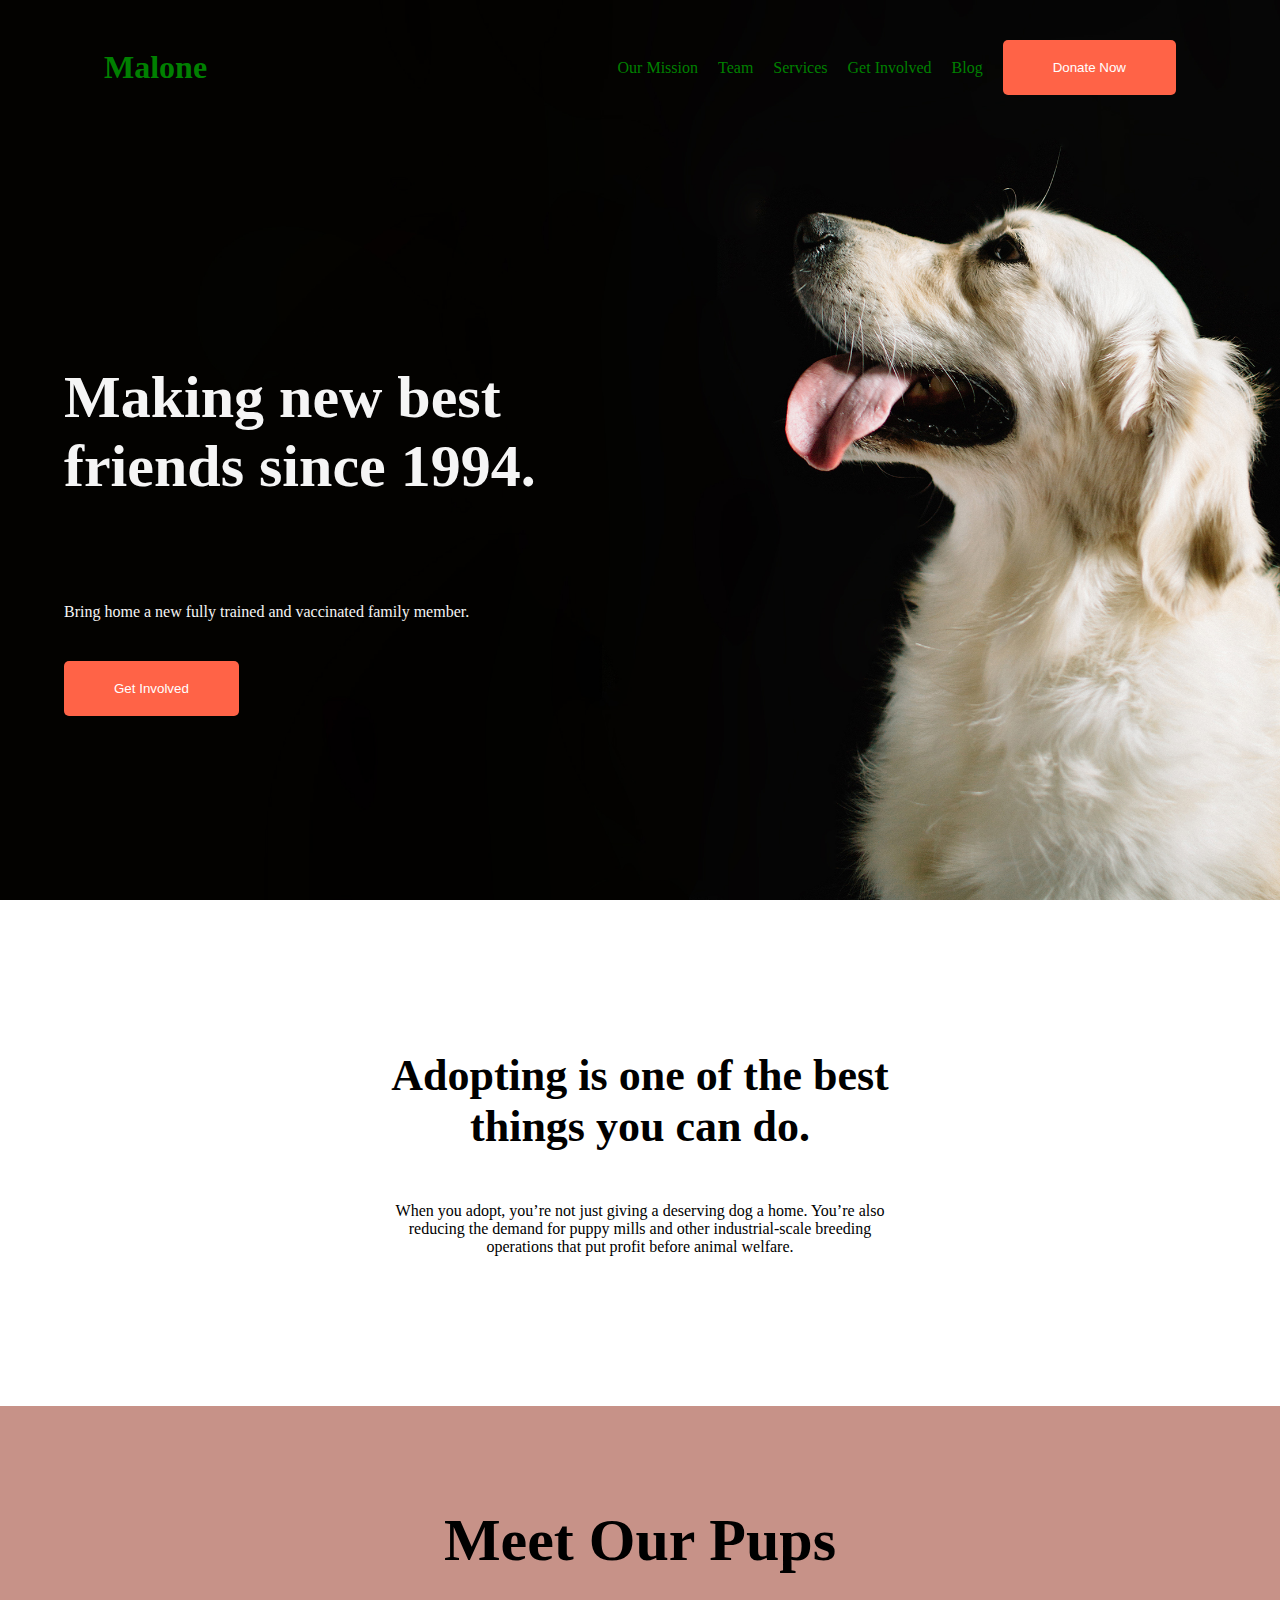
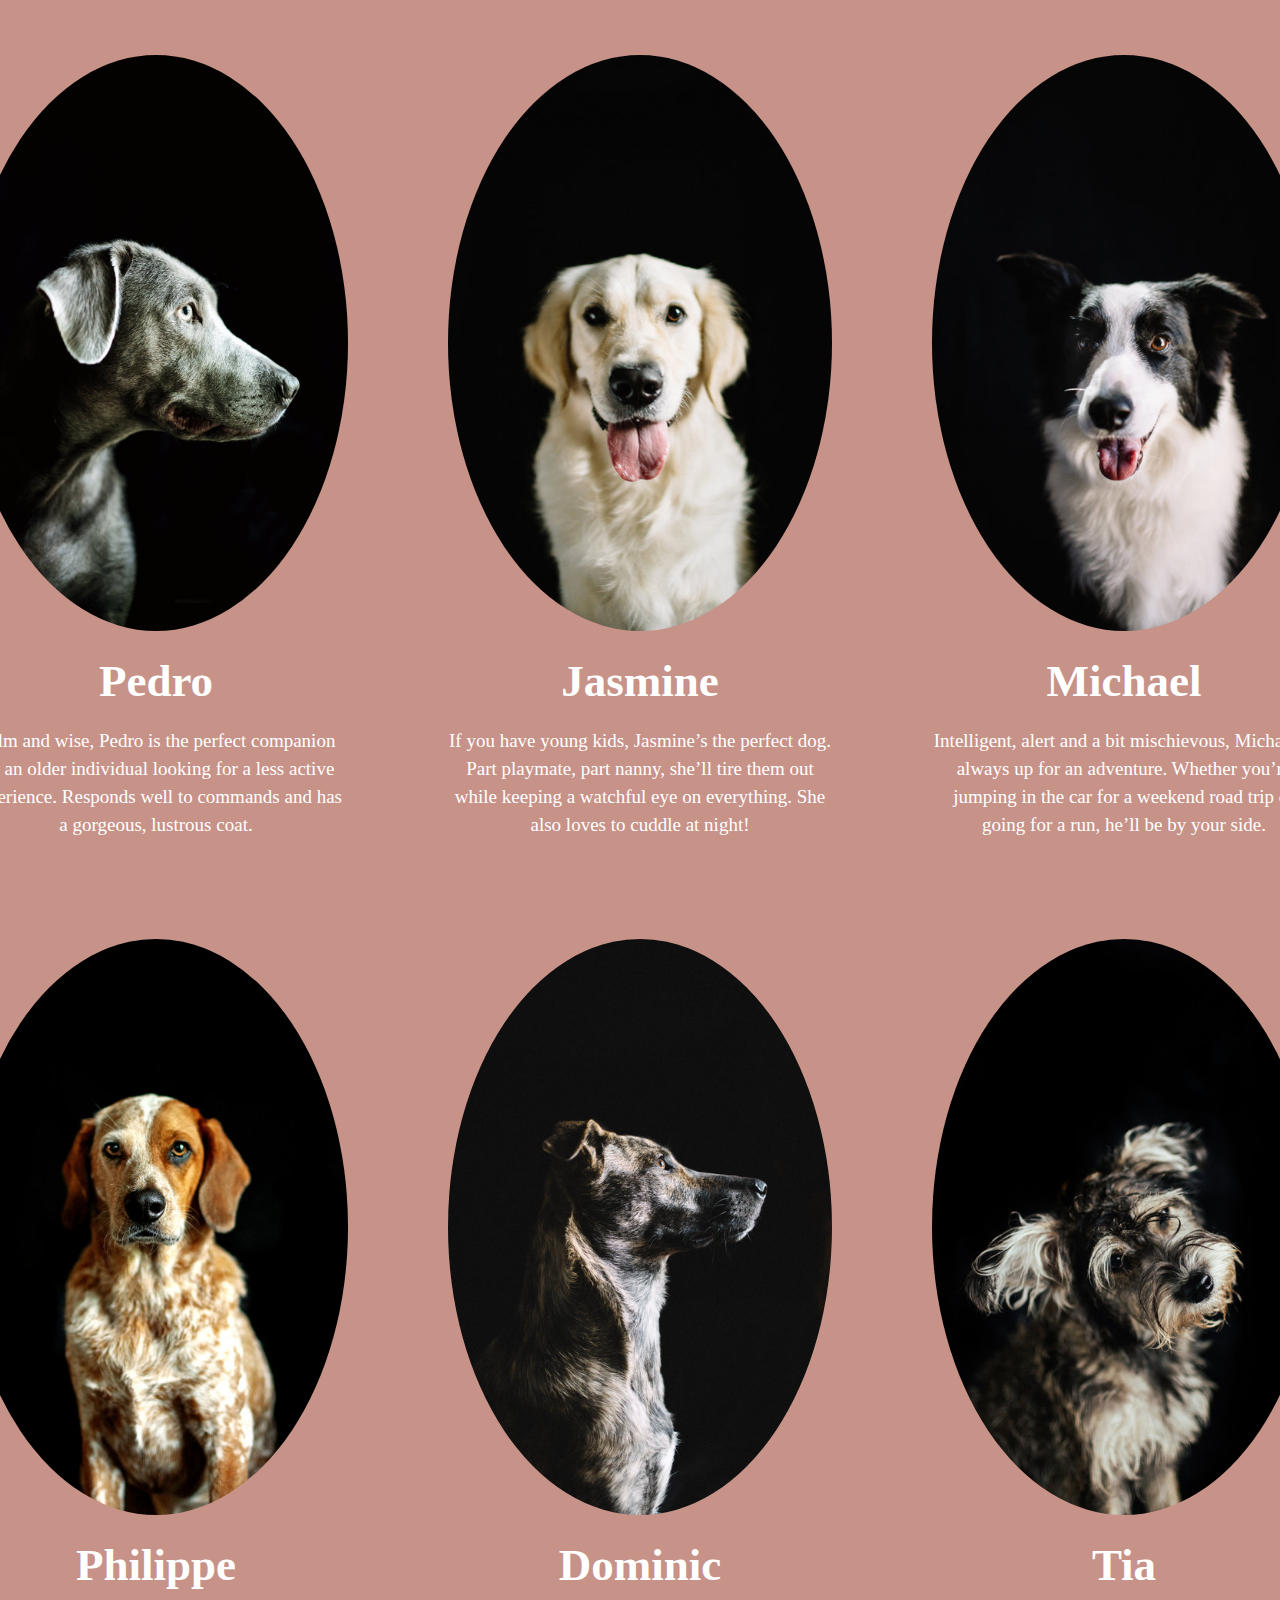
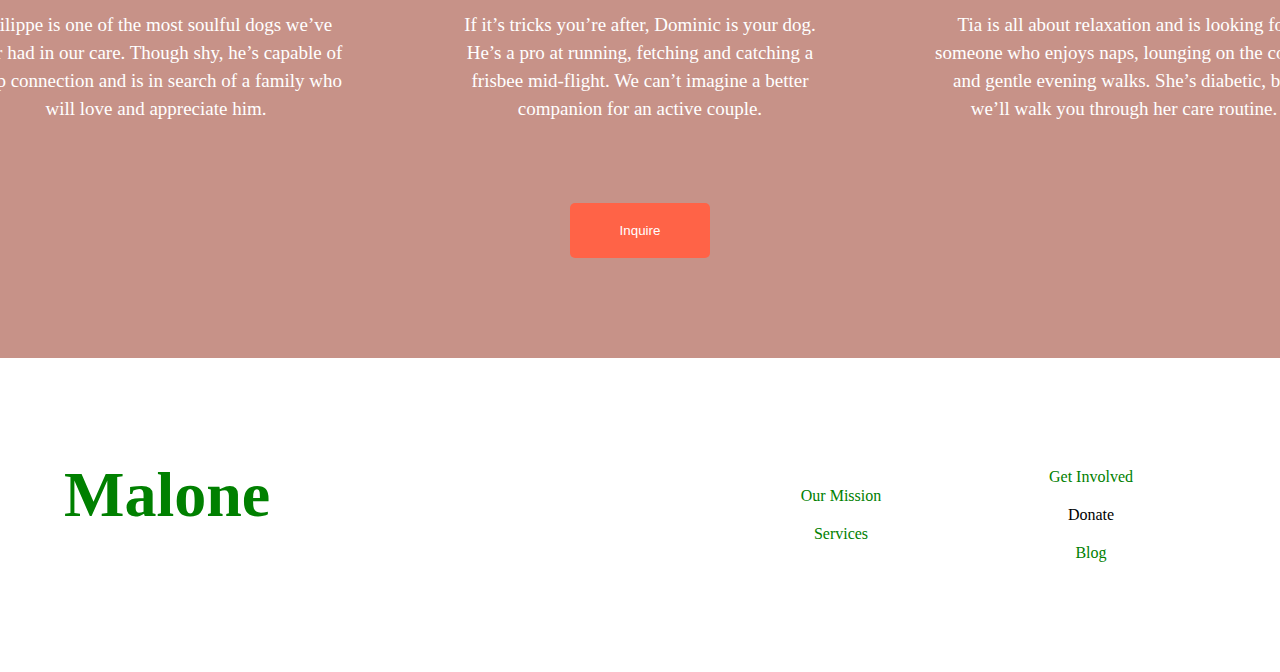
<file: index.html>
<!DOCTYPE html>
<html lang="en">
  <head>
    <meta charset="UTF-8" />
    <meta name="viewport" content="width=device-width, initial-scale=1.0" />
    <title>Malone</title>
    <link rel="stylesheet" href="style.css" />
    <link
      rel="stylesheet"
      href="https://cdnjs.cloudflare.com/ajax/libs/font-awesome/6.4.2/css/all.min.css"
      integrity="sha512-z3gLpd7yknf1YoNbCzqRKc4qyor8gaKU1qmn+CShxbuBusANI9QpRohGBreCFkKxLhei6S9CQXFEbbKuqLg0DA=="
      crossorigin="anonymous"
      referrerpolicy="no-referrer"
    />
  </head>
  <body>
    <div class="main">
      <header>
        <div class="nav1"><a href="./index.html"><h1>Malone</h1></a></div>

        <div class="nav2">
          <ul>
            <li><a href="./ourmission/ourmission.html">Our Mission</a></li>
            <li><a href="./team/team.html">Team</a></li>
            <li><a href="./services/services.html">Services</a></li>
            <li><a href="./getinvolved/getinvolved.html">Get Involved</a></li>
            <li><a href="./blog/blog.html">Blog</a></li>
            <button>Donate Now</button>
          </ul>
        </div>
      </header>

      <div class="new">
        <h2>Making new best friends since 1994.</h2>
        <p>Bring home a new fully trained and vaccinated family member.</p>
        <button>Get Involved</button>
      </div>
    </div>
    <div class="adopting">
      <h3>Adopting is one of the best things you can do.</h3>
      <p>
        When you adopt, you’re not just giving a deserving dog a home. You’re
        also reducing the demand for puppy mills and other industrial-scale
        breeding operations that put profit before animal welfare.
      </p>
    </div>
    <div class="meetmain">
      <div class="meet">
        <h2>Meet Our Pups</h2>
        <div class="pup">
          <div class="pups">
            <div class="image">
              <img src="./imgg/asset 1.jpeg" alt="" />
            </div>
            <h1>Pedro</h1>
            <p>
              Calm and wise, Pedro is the perfect companion for an older
              individual looking for a less active experience. Responds well to
              commands and has a gorgeous, lustrous coat.
            </p>
          </div>
          <div class="pups">
            <div class="image">
              <img src="./imgg/asset 2.jpeg" alt="" />
            </div>
            <h1>Jasmine</h1>
            <p>
              If you have young kids, Jasmine’s the perfect dog. Part playmate,
              part nanny, she’ll tire them out while keeping a watchful eye on
              everything. She also loves to cuddle at night!
            </p>
          </div>
          <div class="pups">
            <div class="image">
              <img src="./imgg/asset 3.jpeg" alt="" />
            </div>
            <h1>Michael</h1>
            <p>
              Intelligent, alert and a bit mischievous, Michael is always up for
              an adventure. Whether you’re jumping in the car for a weekend road
              trip or going for a run, he’ll be by your side.
            </p>
          </div>
          <div class="pups">
            <div class="image">
              <img src="./imgg/asset 4.jpeg" alt="" />
            </div>
            <h1>Philippe</h1>
            <p>
              Philippe is one of the most soulful dogs we’ve ever had in our
              care. Though shy, he’s capable of deep connection and is in search
              of a family who will love and appreciate him.
            </p>
          </div>
          <div class="pups">
            <div class="image">
              <img src="./imgg/asset 5.jpeg" alt="" />
            </div>
            <h1>Dominic</h1>
            <p>
              If it’s tricks you’re after, Dominic is your dog. He’s a pro at
              running, fetching and catching a frisbee mid-flight. We can’t
              imagine a better companion for an active couple.
            </p>
          </div>
          <div class="pups">
            <div class="image">
              <img src="./imgg/asset 6.jpeg" alt="" />
            </div>
            <h1>Tia</h1>
            <p>
              Tia is all about relaxation and is looking for someone who enjoys
              naps, lounging on the couch and gentle evening walks. She’s
              diabetic, but we’ll walk you through her care routine.
            </p>
          </div>
        </div>
        <button>Inquire</button>
      </div>
    </div>
    <footer>
      <div class="foot1">
        <h1><a href="../index.html"><h1>Malone</h1></a></h1>
        <ul>
          <li><a target="_blank" href="https://www.facebook.com/"><i class="fa-brands fa-facebook-f"></i></a></li>
          <li><a target="_blank" href="https://twitter.com/"><i class="fa-brands fa-twitter"></i></a></li>
          <li><a target="_blank" href="https://www.instagram.com/"><i class="fa-brands fa-instagram"></i></a></li>
        </ul>
      </div>
      <div class="foot2">
        <ul>
          <li><a href="../ourmission/ourmission.html">Our Mission</a></li>
          <li><a href="../services/services.html">Services</a></li>
        </ul>
        <ul>
          <li><a href="../getinvolved/getinvolved.html">Get Involved</a></li>
          <li>Donate</li>
          <li><a href="../blog/blog.html">Blog</a></li>
        </ul>
      </div>
    </footer>
  </body>
</html>
</file>
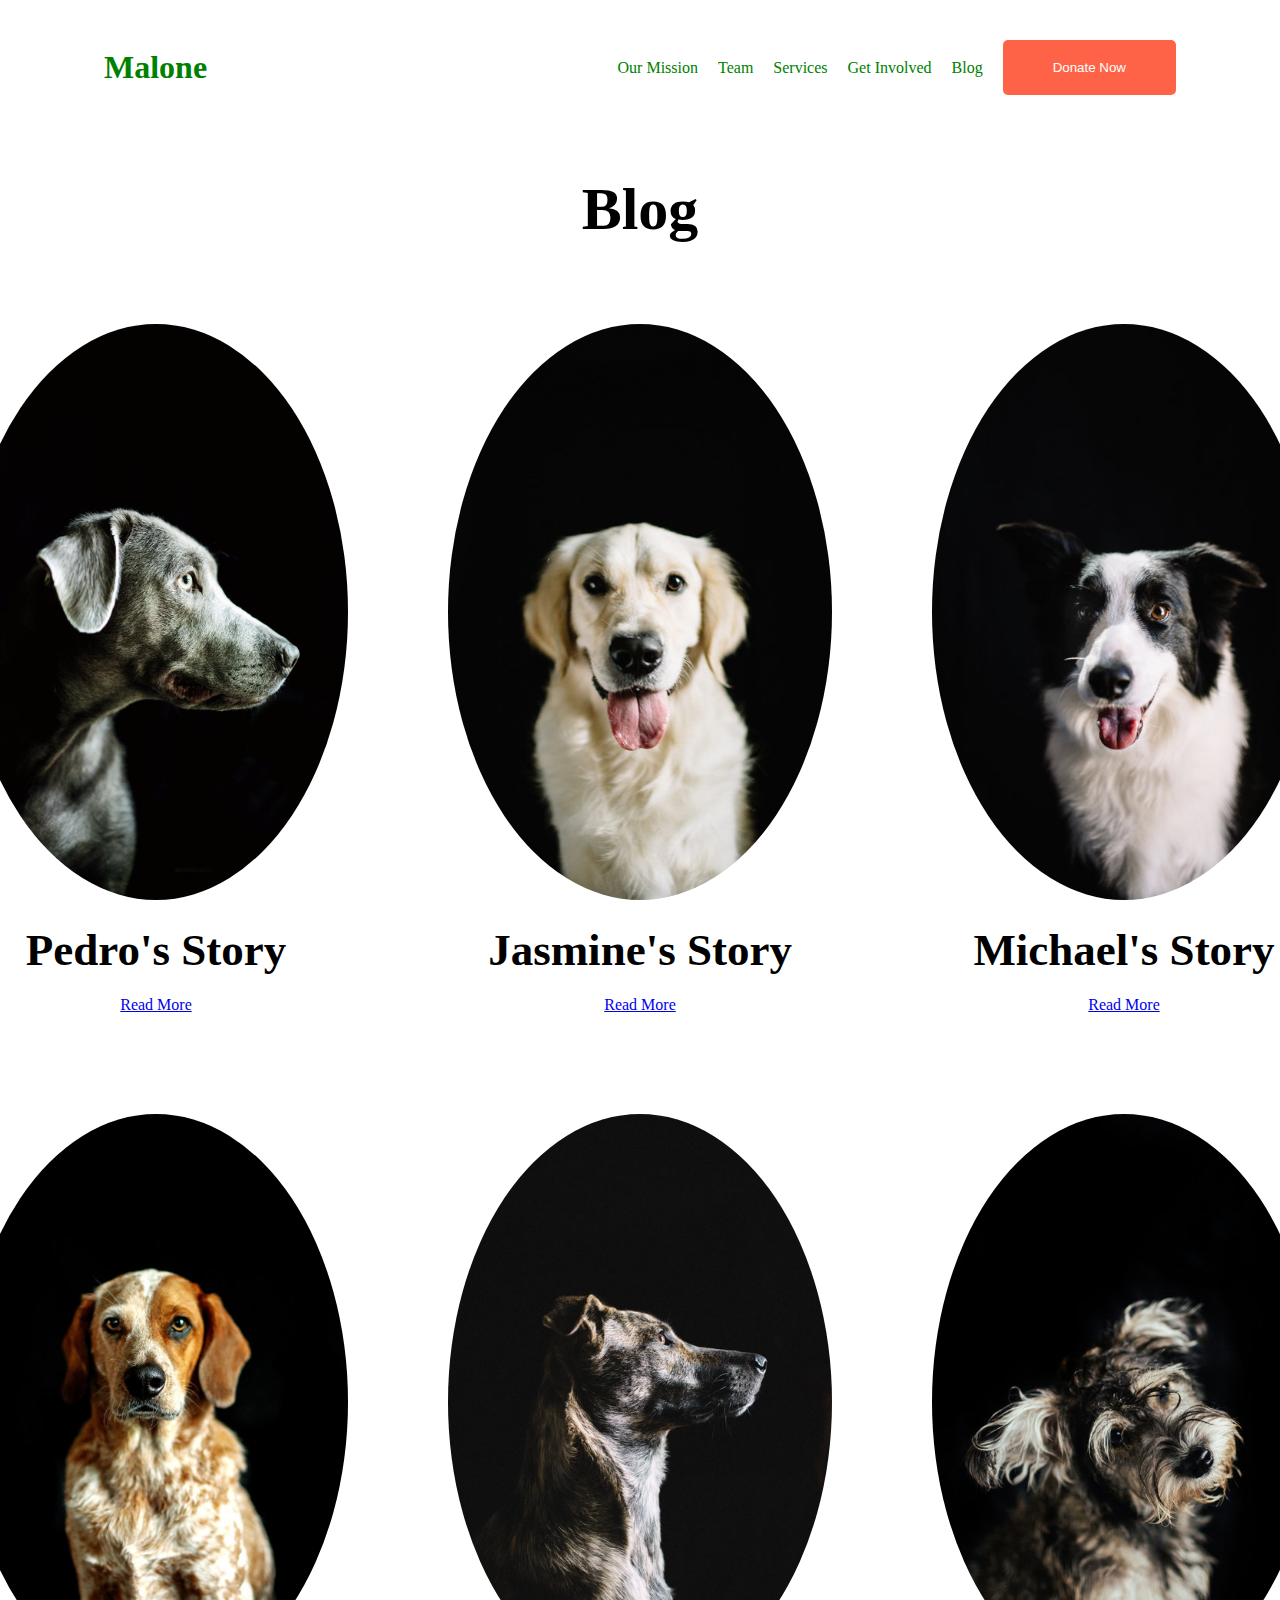
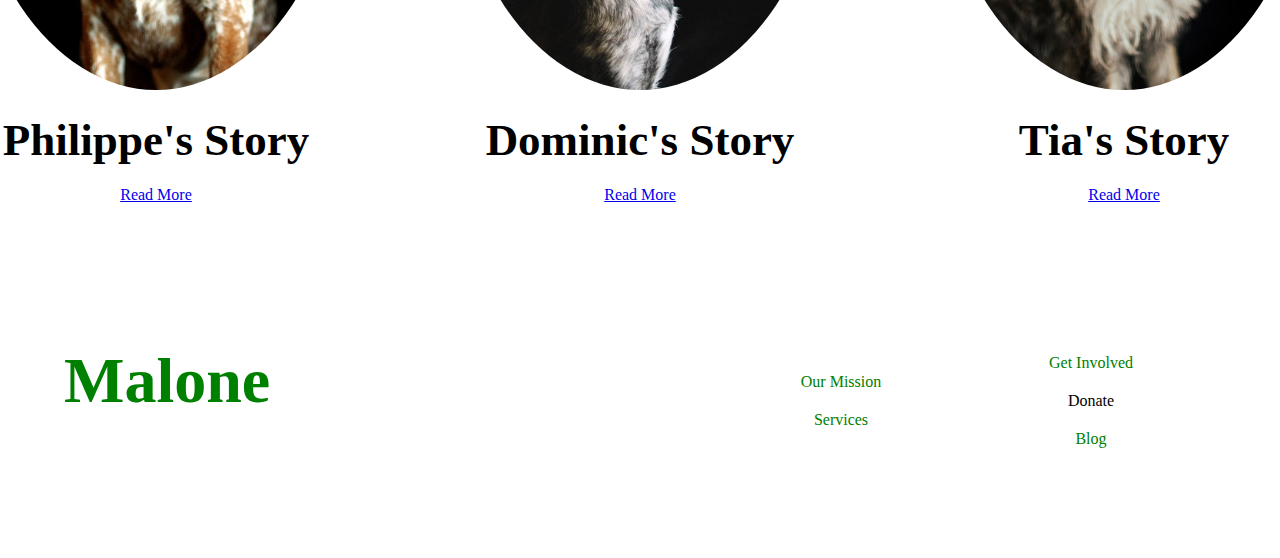
<file: blog/blog.html>
<!DOCTYPE html>
<html lang="en">
  <head>
    <meta charset="UTF-8" />
    <meta name="viewport" content="width=device-width, initial-scale=1.0" />
    <title>blog</title>
    <link rel="stylesheet" href="../style.css" />
    <link rel="stylesheet" href="./blog.css" />
    <link rel="stylesheet" href="../anker/anker.css">

  </head>
  <body>
    <header>
      <div class="nav1">
        <a href="../index.html"><h1>Malone</h1></a>
      </div>

      <div class="nav2">
        <ul>
          <li><a href="../ourmission/ourmission.html">Our Mission</a></li>
          <li><a href="../team/team.html">Team</a></li>
          <li><a href="../services/services.html">Services</a></li>
          <li><a href="../getinvolved/getinvolved.html">Get Involved</a></li>
          <li><a href="../blog/blog.html">Blog</a></li>
          <button>Donate Now</button>
        </ul>
      </div>
    </header>

    <div class="">
      <div class="meeet">
        <h2>Blog</h2>
        <div class="pup">
          <div class="pups">
            <div class="image">
              <img src="../imgg/asset 1.jpeg" alt="" />
            </div>
            <h1>Pedro's Story</h1>
            <a href="../peeperstory/peeperstory.html">Read More</a>
          </div>
          <div class="pups">
            <div class="image">
              <img src="../imgg/asset 2.jpeg" alt="" />
            </div>
            <h1>Jasmine's Story</h1>
            <a href="../jasminestory/jasminestory.html">Read More</a>
          </div>
          <div class="pups">
            <div class="image">
              <img src="../imgg/asset 3.jpeg" alt="" />
            </div>
            <h1>Michael's Story</h1>
            <a href="../michaelstory/michaelstory.html">Read More</a>
          </div>
          <div class="pups">
            <div class="image">
              <img src="../imgg/asset 4.jpeg" alt="" />
            </div>
            <h1>Philippe's Story</h1>
            <a href="../philippestory/philippestory.html">Read More</a>
          </div>
          <div class="pups">
            <div class="image">
              <img src="../imgg/asset 5.jpeg" alt="" />
            </div>
            <h1>Dominic's Story</h1>
            <a href="../dominicstory/dominicstory.html">Read More</a>
          </div>
          <div class="pups">
            <div class="image">
              <img src="../imgg/asset 6.jpeg" alt="" />
            </div>
            <h1>Tia's Story</h1>
            <a href="../tiastory/tiastory.html">Read More</a>
          </div>
        </div>
      </div>
    </div>

    <footer>
      <div class="foot1">
        <h1><a href="../index.html"><h1>Malone</h1></a></h1>
        <ul>
          <li><a target="_blank" href="https://www.facebook.com/"><i class="fa-brands fa-facebook-f"></i></a></li>
          <li><a target="_blank" href="https://twitter.com/"><i class="fa-brands fa-twitter"></i></a></li>
          <li><a target="_blank" href="https://www.instagram.com/"><i class="fa-brands fa-instagram"></i></a></li>
        </ul>
      </div>
      <div class="foot2">
        <ul>
          <li><a href="../ourmission/ourmission.html">Our Mission</a></li>
          <li><a href="../services/services.html">Services</a></li>
        </ul>
        <ul>
          <li><a href="../getinvolved/getinvolved.html">Get Involved</a></li>
          <li>Donate</li>
          <li><a href="../blog/blog.html">Blog</a></li>
        </ul>
      </div>
    </footer>
  </body>
</html>
</file>
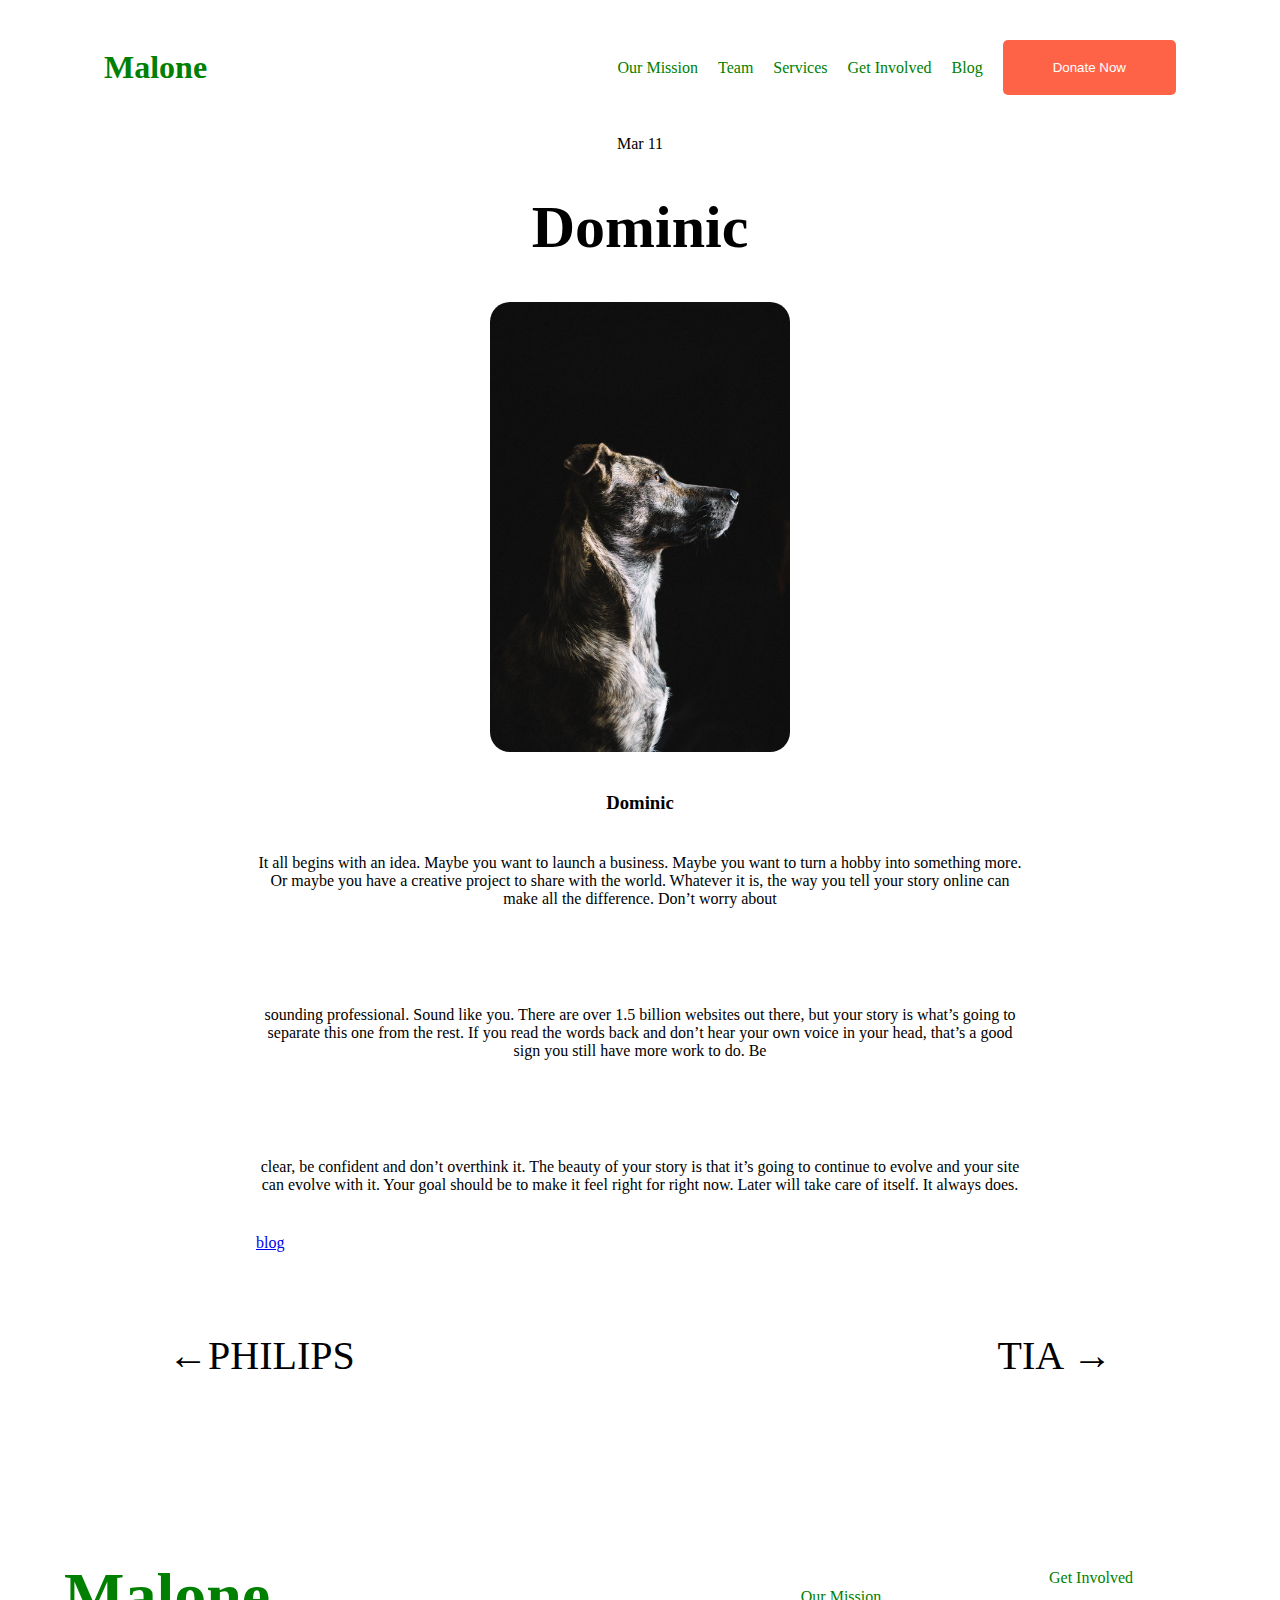
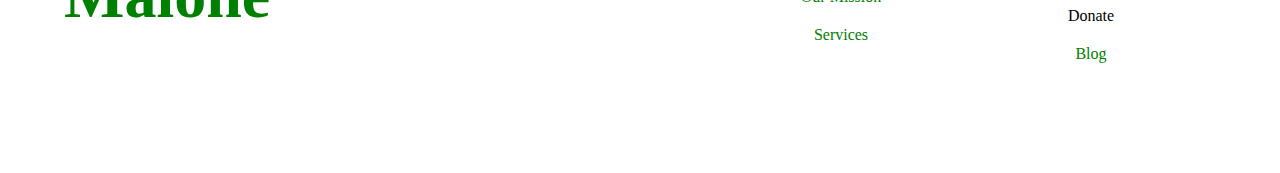
<file: dominicstory/dominicstory.html>
<!DOCTYPE html>
<html lang="en">
  <head>
    <meta charset="UTF-8" />
    <meta name="viewport" content="width=device-width, initial-scale=1.0" />
    <title>Document</title>
    <link rel="stylesheet" href="../style.css" />
    <link rel="stylesheet" href="../peeperstory/peeperstory.css" />
    <link rel="stylesheet" href="../anker/anker.css">

  </head>
  <body>
    <header>
      <div class="nav1">
        <a href="../index.html"><h1>Malone</h1></a>
      </div>

      <div class="nav2">
        <ul>
          <li><a href="../ourmission/ourmission.html">Our Mission</a></li>
          <li><a href="../team/team.html">Team</a></li>
          <li><a href="../services/services.html">Services</a></li>
          <li><a href="../getinvolved/getinvolved.html">Get Involved</a></li>
          <li><a href="../blog/blog.html">Blog</a></li>
          <button>Donate Now</button>
        </ul>
      </div>
    </header>

    <section>
      <p>Mar 11</p>
      <h2>Dominic</h2>
      <img src="../imgg/asset 5.jpeg" alt="" />
      <h3>Dominic</h3>
      <p>
        It all begins with an idea. Maybe you want to launch a business. Maybe
        you want to turn a hobby into something more. Or maybe you have a
        creative project to share with the world. Whatever it is, the way you
        tell your story online can make all the difference. Don’t worry about</p>
        <br>
        <p>sounding professional. Sound like you. There are over 1.5 billion
        websites out there, but your story is what’s going to separate this one
        from the rest. If you read the words back and don’t hear your own voice
        in your head, that’s a good sign you still have more work to do. Be </p>
         <br>
        <p>clear, be confident and don’t overthink it. The beauty of your story is
        that it’s going to continue to evolve and your site can evolve with it.
        Your goal should be to make it feel right for right now. Later will take
        care of itself. It always does.
      </p>
      <a style="display: flex;" href="../blog/blog.html">blog</a>

    </section>

    <div class="anker">
        <on><a href="../philippestory/philippestory.html">	&larr;Philips</a></on>
        <on><a href="../tiastory/tiastory.html">Tia	&rarr;</a></on>
       </div>

       <footer>
        <div class="foot1">
          <h1><a href="../index.html"><h1>Malone</h1></a></h1>
          <ul>
            <li><a target="_blank" href="https://www.facebook.com/"><i class="fa-brands fa-facebook-f"></i></a></li>
            <li><a target="_blank" href="https://twitter.com/"><i class="fa-brands fa-twitter"></i></a></li>
            <li><a target="_blank" href="https://www.instagram.com/"><i class="fa-brands fa-instagram"></i></a></li>
          </ul>
        </div>
        <div class="foot2">
          <ul>
            <li><a href="../ourmission/ourmission.html">Our Mission</a></li>
            <li><a href="../services/services.html">Services</a></li>
          </ul>
          <ul>
            <li><a href="../getinvolved/getinvolved.html">Get Involved</a></li>
            <li>Donate</li>
            <li><a href="../blog/blog.html">Blog</a></li>
          </ul>
        </div>
      </footer>
  </body>
</html>
</file>
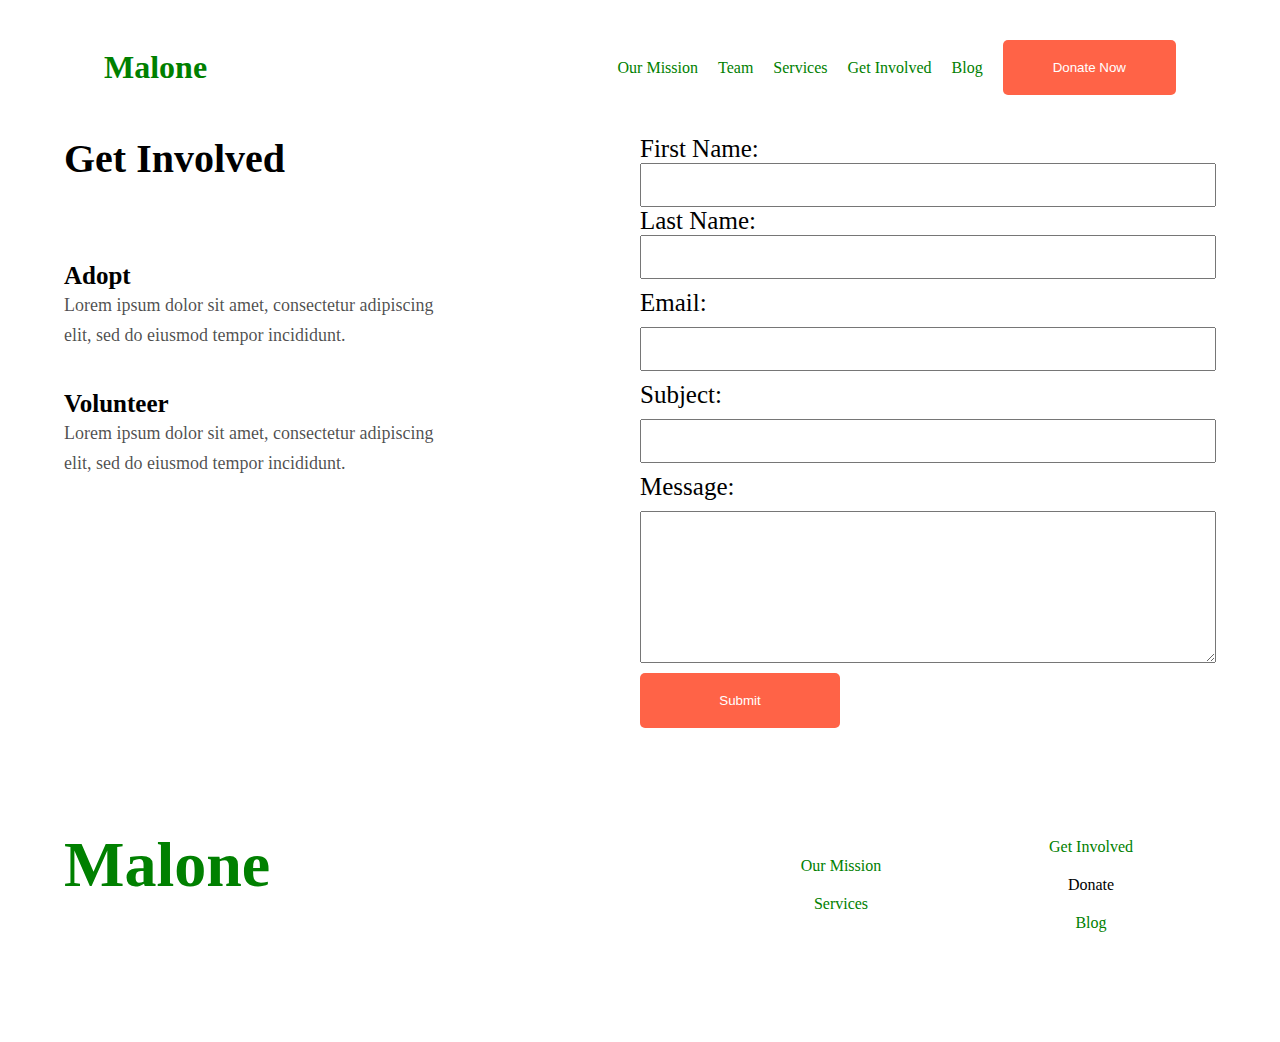
<file: getinvolved/getinvolved.html>
<!DOCTYPE html>
<html lang="en">
<head>
    <meta charset="UTF-8">
    <meta name="viewport" content="width=device-width, initial-scale=1.0">
    <title>Get Involved</title>
    <link rel="stylesheet" href="../style.css">
    <link rel="stylesheet" href="../getinvolved/getinvolved.css">
</head>
<body>
  <header>
    <div class="nav1">
      <a href="../index.html"><h1>Malone</h1></a>
    </div>

    <div class="nav2">
      <ul>
        <li><a href="../ourmission/ourmission.html">Our Mission</a></li>
        <li><a href="../team/team.html">Team</a></li>
        <li><a href="../services/services.html">Services</a></li>
        <li><a href="../getinvolved/getinvolved.html">Get Involved</a></li>
        <li><a href="../blog/blog.html">Blog</a></li>
        <button>Donate Now</button>
      </ul>
    </div>
  </header>


      <section class="getmain">
        <div class="left">
          <h1>Get Involved</h1>
          <h3>Adopt</h3>
          <p>Lorem ipsum dolor sit amet, consectetur adipiscing elit, sed do eiusmod tempor incididunt.</p>
          <h3>Volunteer</h3>
          <p>Lorem ipsum dolor sit amet, consectetur adipiscing elit, sed do eiusmod tempor incididunt.</p>
        </div>
        <div class="right">

          <form action="#">

           <div class="name">

            <label  for="fname">First Name:</label>
            <input  type="text" name="name" id="fname">

            <label for="lname">Last Name:</label>
            <input  type="text" name="name" id="lname">


           </div>
            <label for="email">Email:</label>
            <input type="email" name="email" id="email">

            <label for="sub">Subject:</label>
            <input type="text" name="fname" id="sub">

            <label for="tarea">Message:</label>
            <textarea name="textarea" id="tarea" cols="30" rows="10"></textarea>


            <button style="width: 200px; align-items: center;"  type="submit">Submit</button>
          </form>

          
        </div>
      </section>



      
      <footer>
        <div class="foot1">
          <h1><a href="../index.html"><h1>Malone</h1></a></h1>
          <ul>
            <li><a target="_blank" href="https://www.facebook.com/"><i class="fa-brands fa-facebook-f"></i></a></li>
            <li><a target="_blank" href="https://twitter.com/"><i class="fa-brands fa-twitter"></i></a></li>
            <li><a target="_blank" href="https://www.instagram.com/"><i class="fa-brands fa-instagram"></i></a></li>
          </ul>
        </div>
        <div class="foot2">
          <ul>
            <li><a href="../ourmission/ourmission.html">Our Mission</a></li>
            <li><a href="../services/services.html">Services</a></li>
          </ul>
          <ul>
            <li><a href="../getinvolved/getinvolved.html">Get Involved</a></li>
            <li>Donate</li>
            <li><a href="../blog/blog.html">Blog</a></li>
          </ul>
        </div>
      </footer>
</body>
</html>
</file>
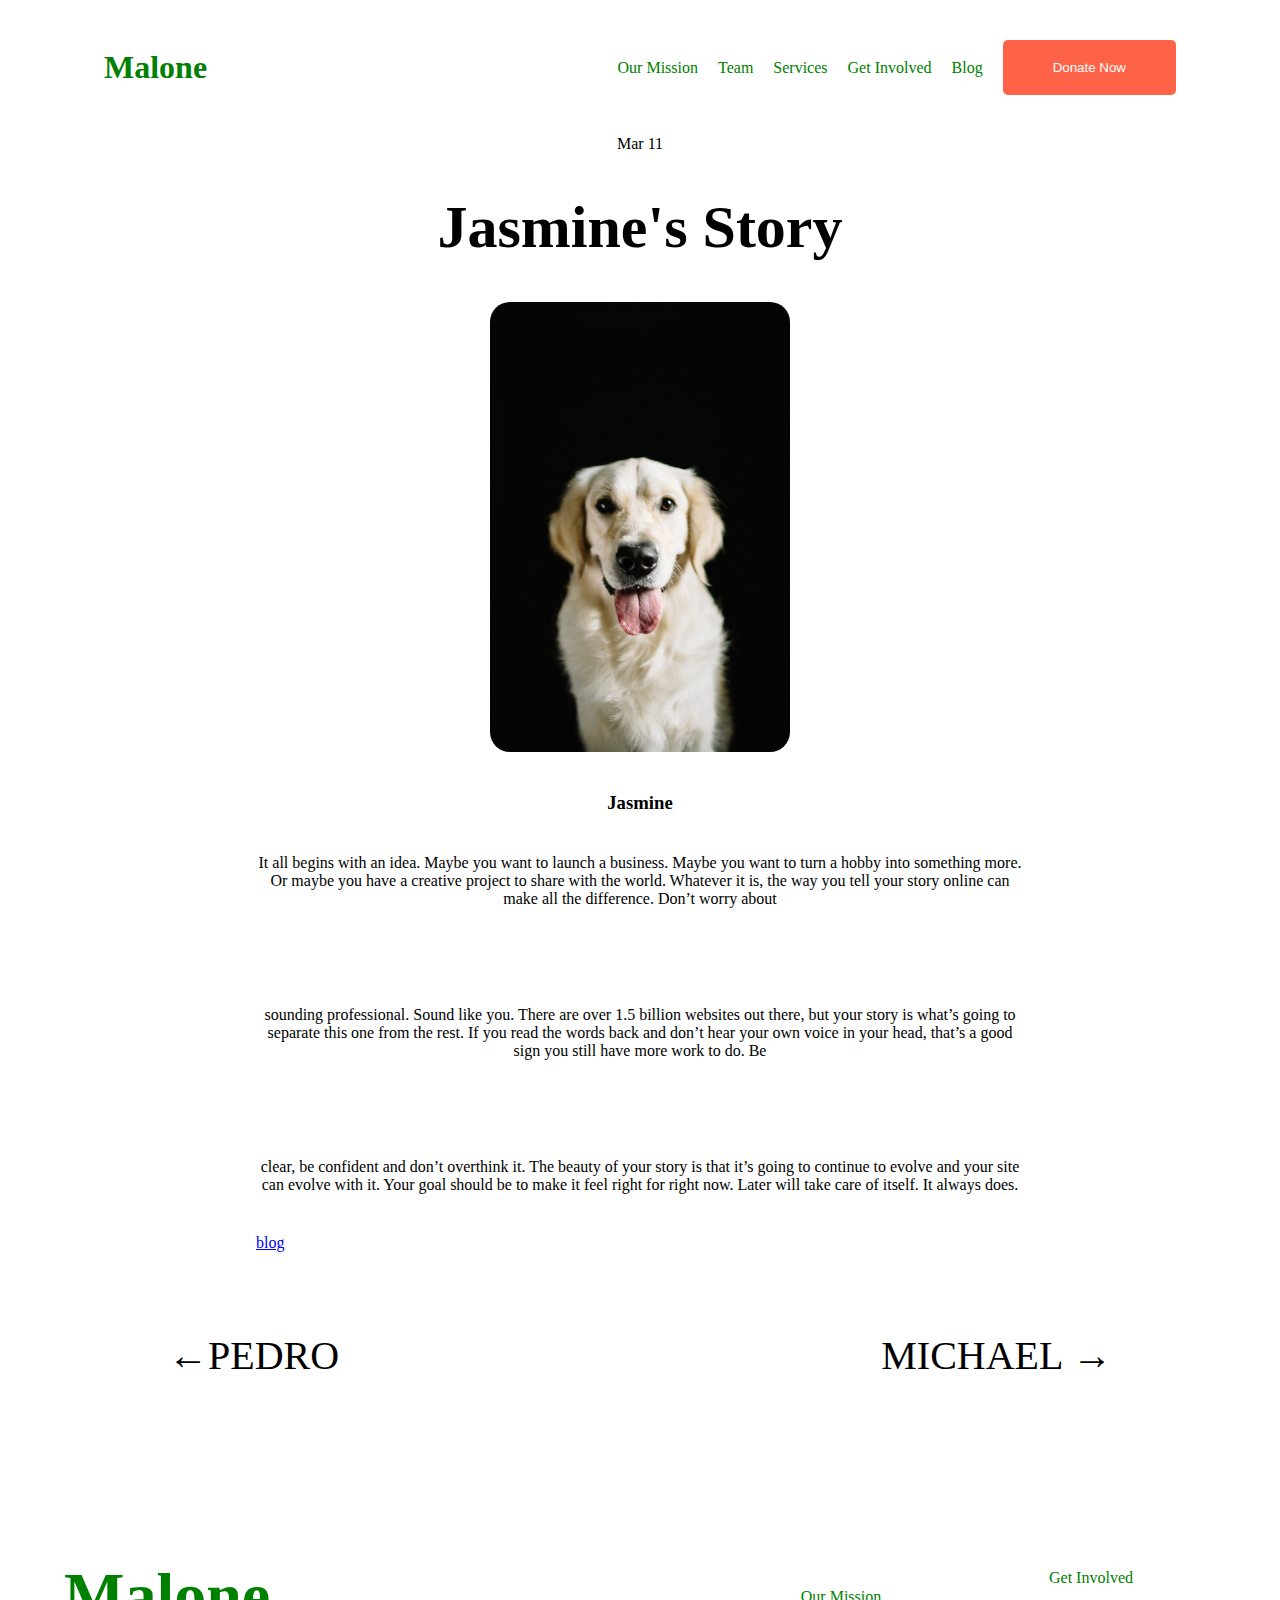
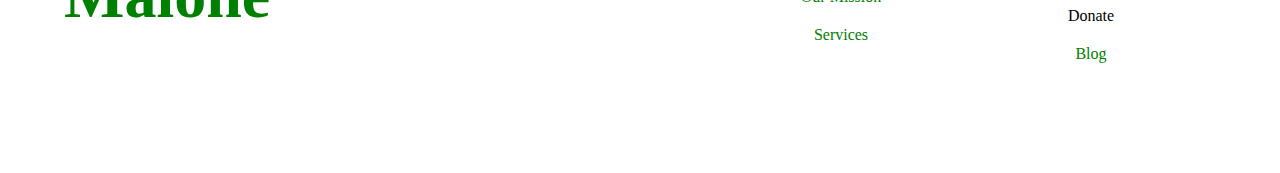
<file: jasminestory/jasminestory.html>
<!DOCTYPE html>
<html lang="en">
  <head>
    <meta charset="UTF-8" />
    <meta name="viewport" content="width=device-width, initial-scale=1.0" />
    <title>Document</title>
    <link rel="stylesheet" href="../style.css" />
    <link rel="stylesheet" href="../peeperstory/peeperstory.css" />
    <link rel="stylesheet" href="../anker/anker.css">

  </head>
  <body>
    <header>
      <div class="nav1">
        <a href="../index.html"><h1>Malone</h1></a>
      </div>

      <div class="nav2">
        <ul>
          <li><a href="../ourmission/ourmission.html">Our Mission</a></li>
          <li><a href="../team/team.html">Team</a></li>
          <li><a href="../services/services.html">Services</a></li>
          <li><a href="../getinvolved/getinvolved.html">Get Involved</a></li>
          <li><a href="../blog/blog.html">Blog</a></li>
          <button>Donate Now</button>
        </ul>
      </div>
    </header>

    <section>
      <p>Mar 11</p>
      <h2>Jasmine's Story</h2>
      <img src="../imgg/asset 2.jpeg" alt="" />
      <h3>Jasmine</h3>
      <p>
        It all begins with an idea. Maybe you want to launch a business. Maybe
        you want to turn a hobby into something more. Or maybe you have a
        creative project to share with the world. Whatever it is, the way you
        tell your story online can make all the difference. Don’t worry about</p>
        <br>
        <p>sounding professional. Sound like you. There are over 1.5 billion
        websites out there, but your story is what’s going to separate this one
        from the rest. If you read the words back and don’t hear your own voice
        in your head, that’s a good sign you still have more work to do. Be </p>
         <br>
        <p>clear, be confident and don’t overthink it. The beauty of your story is
        that it’s going to continue to evolve and your site can evolve with it.
        Your goal should be to make it feel right for right now. Later will take
        care of itself. It always does.
      </p>
      <a style="display: flex;" href="../blog/blog.html">blog</a>

    </section>

    <div class="anker">
        <on><a href="../peeperstory/peeperstory.html">	&larr;Pedro</a></on>
        <on><a href="../michaelstory/michaelstory.html">Michael	&rarr;</a></on>
       </div>

       <footer>
        <div class="foot1">
          <h1><a href="../index.html"><h1>Malone</h1></a></h1>
          <ul>
            <li><a target="_blank" href="https://www.facebook.com/"><i class="fa-brands fa-facebook-f"></i></a></li>
            <li><a target="_blank" href="https://twitter.com/"><i class="fa-brands fa-twitter"></i></a></li>
            <li><a target="_blank" href="https://www.instagram.com/"><i class="fa-brands fa-instagram"></i></a></li>
          </ul>
        </div>
        <div class="foot2">
          <ul>
            <li><a href="../ourmission/ourmission.html">Our Mission</a></li>
            <li><a href="../services/services.html">Services</a></li>
          </ul>
          <ul>
            <li><a href="../getinvolved/getinvolved.html">Get Involved</a></li>
            <li>Donate</li>
            <li><a href="../blog/blog.html">Blog</a></li>
          </ul>
        </div>
      </footer>
  </body>
</html>
</file>
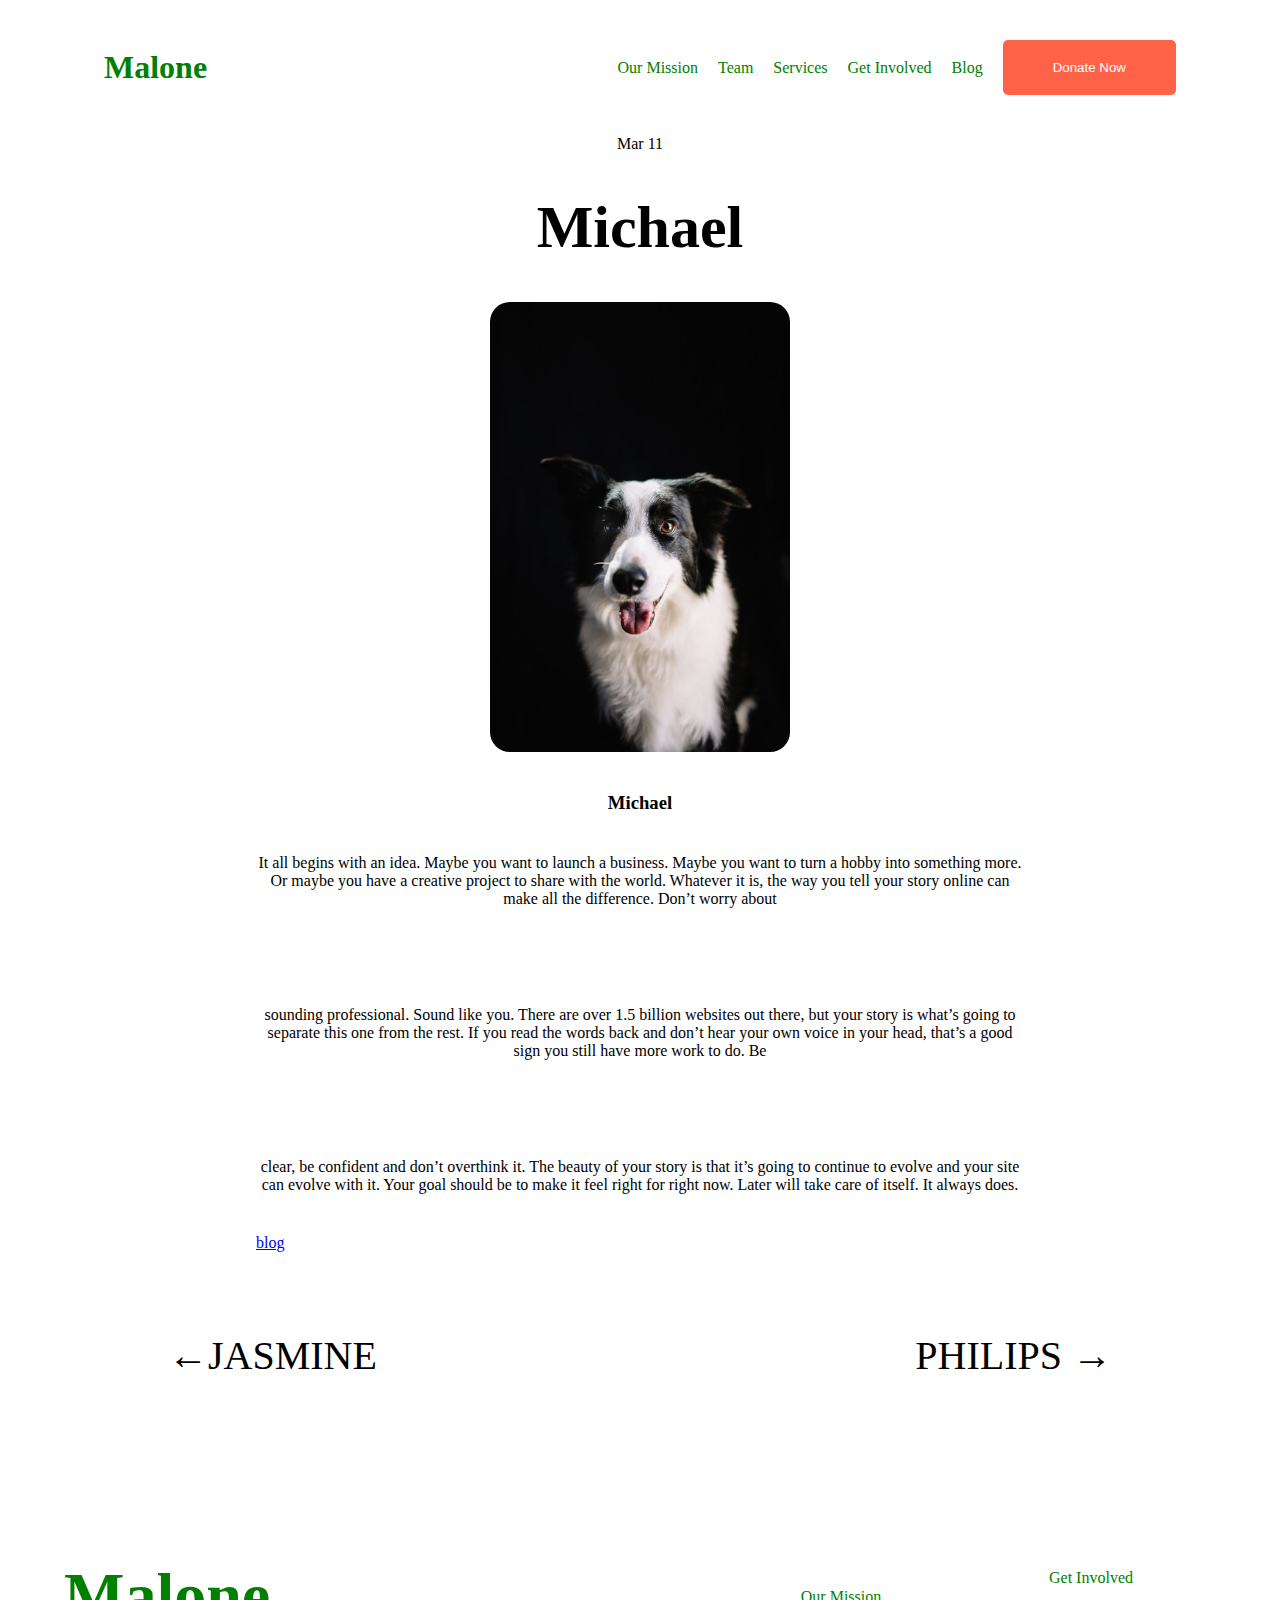
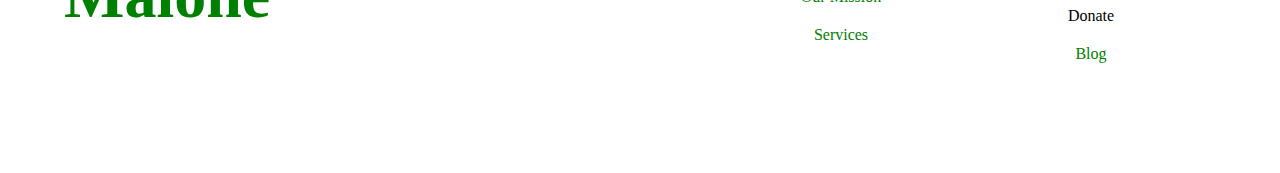
<file: michaelstory/michaelstory.html>
<!DOCTYPE html>
<html lang="en">
  <head>
    <meta charset="UTF-8" />
    <meta name="viewport" content="width=device-width, initial-scale=1.0" />
    <title>Document</title>
    <link rel="stylesheet" href="../style.css" />
    <link rel="stylesheet" href="../peeperstory/peeperstory.css" />
    <link rel="stylesheet" href="../anker/anker.css">

  </head>
  <body>
    <header>
      <div class="nav1">
        <a href="../index.html"><h1>Malone</h1></a>
      </div>

      <div class="nav2">
        <ul>
          <li><a href="../ourmission/ourmission.html">Our Mission</a></li>
          <li><a href="../team/team.html">Team</a></li>
          <li><a href="../services/services.html">Services</a></li>
          <li><a href="../getinvolved/getinvolved.html">Get Involved</a></li>
          <li><a href="../blog/blog.html">Blog</a></li>
          <button>Donate Now</button>
        </ul>
      </div>
    </header>

    <section>
      <p>Mar 11</p>
      <h2>Michael</h2>
      <img src="../imgg/asset 3.jpeg" alt="" />
      <h3>Michael</h3>
      <p>
        It all begins with an idea. Maybe you want to launch a business. Maybe
        you want to turn a hobby into something more. Or maybe you have a
        creative project to share with the world. Whatever it is, the way you
        tell your story online can make all the difference. Don’t worry about</p>
        <br>
        <p>sounding professional. Sound like you. There are over 1.5 billion
        websites out there, but your story is what’s going to separate this one
        from the rest. If you read the words back and don’t hear your own voice
        in your head, that’s a good sign you still have more work to do. Be </p>
         <br>
        <p>clear, be confident and don’t overthink it. The beauty of your story is
        that it’s going to continue to evolve and your site can evolve with it.
        Your goal should be to make it feel right for right now. Later will take
        care of itself. It always does.
      </p>
      <a style="display: flex;" href="../blog/blog.html">blog</a>
      
    </section>

    <div class="anker">
        <on><a href="../jasminestory/jasminestory.html">	&larr;Jasmine</a></on>
        <on><a href="../philippestory/philippestory.html">Philips	&rarr;</a></on>
       </div>

       <footer>
        <div class="foot1">
          <h1><a href="../index.html"><h1>Malone</h1></a></h1>
          <ul>
            <li><a target="_blank" href="https://www.facebook.com/"><i class="fa-brands fa-facebook-f"></i></a></li>
            <li><a target="_blank" href="https://twitter.com/"><i class="fa-brands fa-twitter"></i></a></li>
            <li><a target="_blank" href="https://www.instagram.com/"><i class="fa-brands fa-instagram"></i></a></li>
          </ul>
        </div>
        <div class="foot2">
          <ul>
            <li><a href="../ourmission/ourmission.html">Our Mission</a></li>
            <li><a href="../services/services.html">Services</a></li>
          </ul>
          <ul>
            <li><a href="../getinvolved/getinvolved.html">Get Involved</a></li>
            <li>Donate</li>
            <li><a href="../blog/blog.html">Blog</a></li>
          </ul>
        </div>
      </footer>
  </body>
</html>
</file>
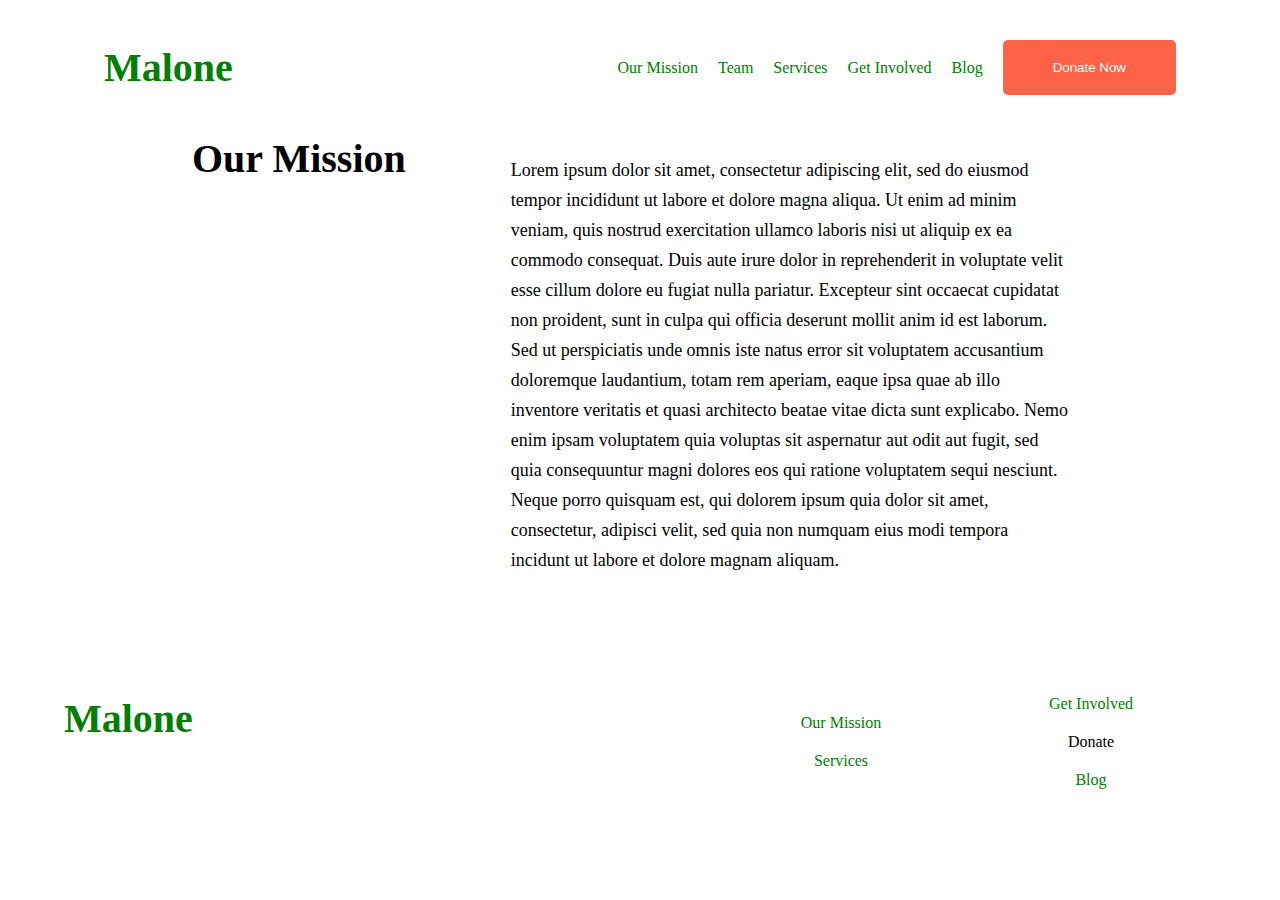
<file: ourmission/ourmission.html>
<!DOCTYPE html>
<html lang="en">
  <head>
    <meta charset="UTF-8" />
    <meta name="viewport" content="width=device-width, initial-scale=1.0" />
    <title>Our Mission</title>
    <link rel="stylesheet" href="../ourmission/ourmission.css">
    <link rel="stylesheet" href="../style.css">
    <link rel="stylesheet" href="../team/team.css">
  </head>
  <body>
    <header>
      <div class="nav1">
        <a href="../index.html"><h1>Malone</h1></a>
      </div>

      <div class="nav2">
        <ul>
          <li><a href="../ourmission/ourmission.html">Our Mission</a></li>
          <li><a href="../team/team.html">Team</a></li>
          <li><a href="../services/services.html">Services</a></li>
          <li><a href="../getinvolved/getinvolved.html">Get Involved</a></li>
          <li><a href="../blog/blog.html">Blog</a></li>
          <button>Donate Now</button>
        </ul>
      </div>
    </header>

    <section>
      <on1>
        <h1>Our Mission</h1>
      </on1>
      <on2>
        <p>
          Lorem ipsum dolor sit amet, consectetur adipiscing elit, sed do
          eiusmod tempor incididunt ut labore et dolore magna aliqua. Ut enim ad
          minim veniam, quis nostrud exercitation ullamco laboris nisi ut
          aliquip ex ea commodo consequat. Duis aute irure dolor in
          reprehenderit in voluptate velit esse cillum dolore eu fugiat nulla
          pariatur. Excepteur sint occaecat cupidatat non proident, sunt in
          culpa qui officia deserunt mollit anim id est laborum. Sed ut
          perspiciatis unde omnis iste natus error sit voluptatem accusantium
          doloremque laudantium, totam rem aperiam, eaque ipsa quae ab illo
          inventore veritatis et quasi architecto beatae vitae dicta sunt
          explicabo. Nemo enim ipsam voluptatem quia voluptas sit aspernatur aut
          odit aut fugit, sed quia consequuntur magni dolores eos qui ratione
          voluptatem sequi nesciunt. Neque porro quisquam est, qui dolorem ipsum
          quia dolor sit amet, consectetur, adipisci velit, sed quia non numquam
          eius modi tempora incidunt ut labore et dolore magnam aliquam.
        </p>
      </on2>
    </section>

    <footer>
      <div class="foot1">
        <h1><a href="../index.html"><h1>Malone</h1></a></h1>
        <ul>
          <li><a target="_blank" href="https://www.facebook.com/"><i class="fa-brands fa-facebook-f"></i></a></li>
          <li><a target="_blank" href="https://twitter.com/"><i class="fa-brands fa-twitter"></i></a></li>
          <li><a target="_blank" href="https://www.instagram.com/"><i class="fa-brands fa-instagram"></i></a></li>
        </ul>
      </div>
      <div class="foot2">
        <ul>
          <li><a href="../ourmission/ourmission.html">Our Mission</a></li>
          <li><a href="../services/services.html">Services</a></li>
        </ul>
        <ul>
          <li><a href="../getinvolved/getinvolved.html">Get Involved</a></li>
          <li>Donate</li>
          <li><a href="../blog/blog.html">Blog</a></li>
        </ul>
      </div>
    </footer>
  </body>
</html>
</file>
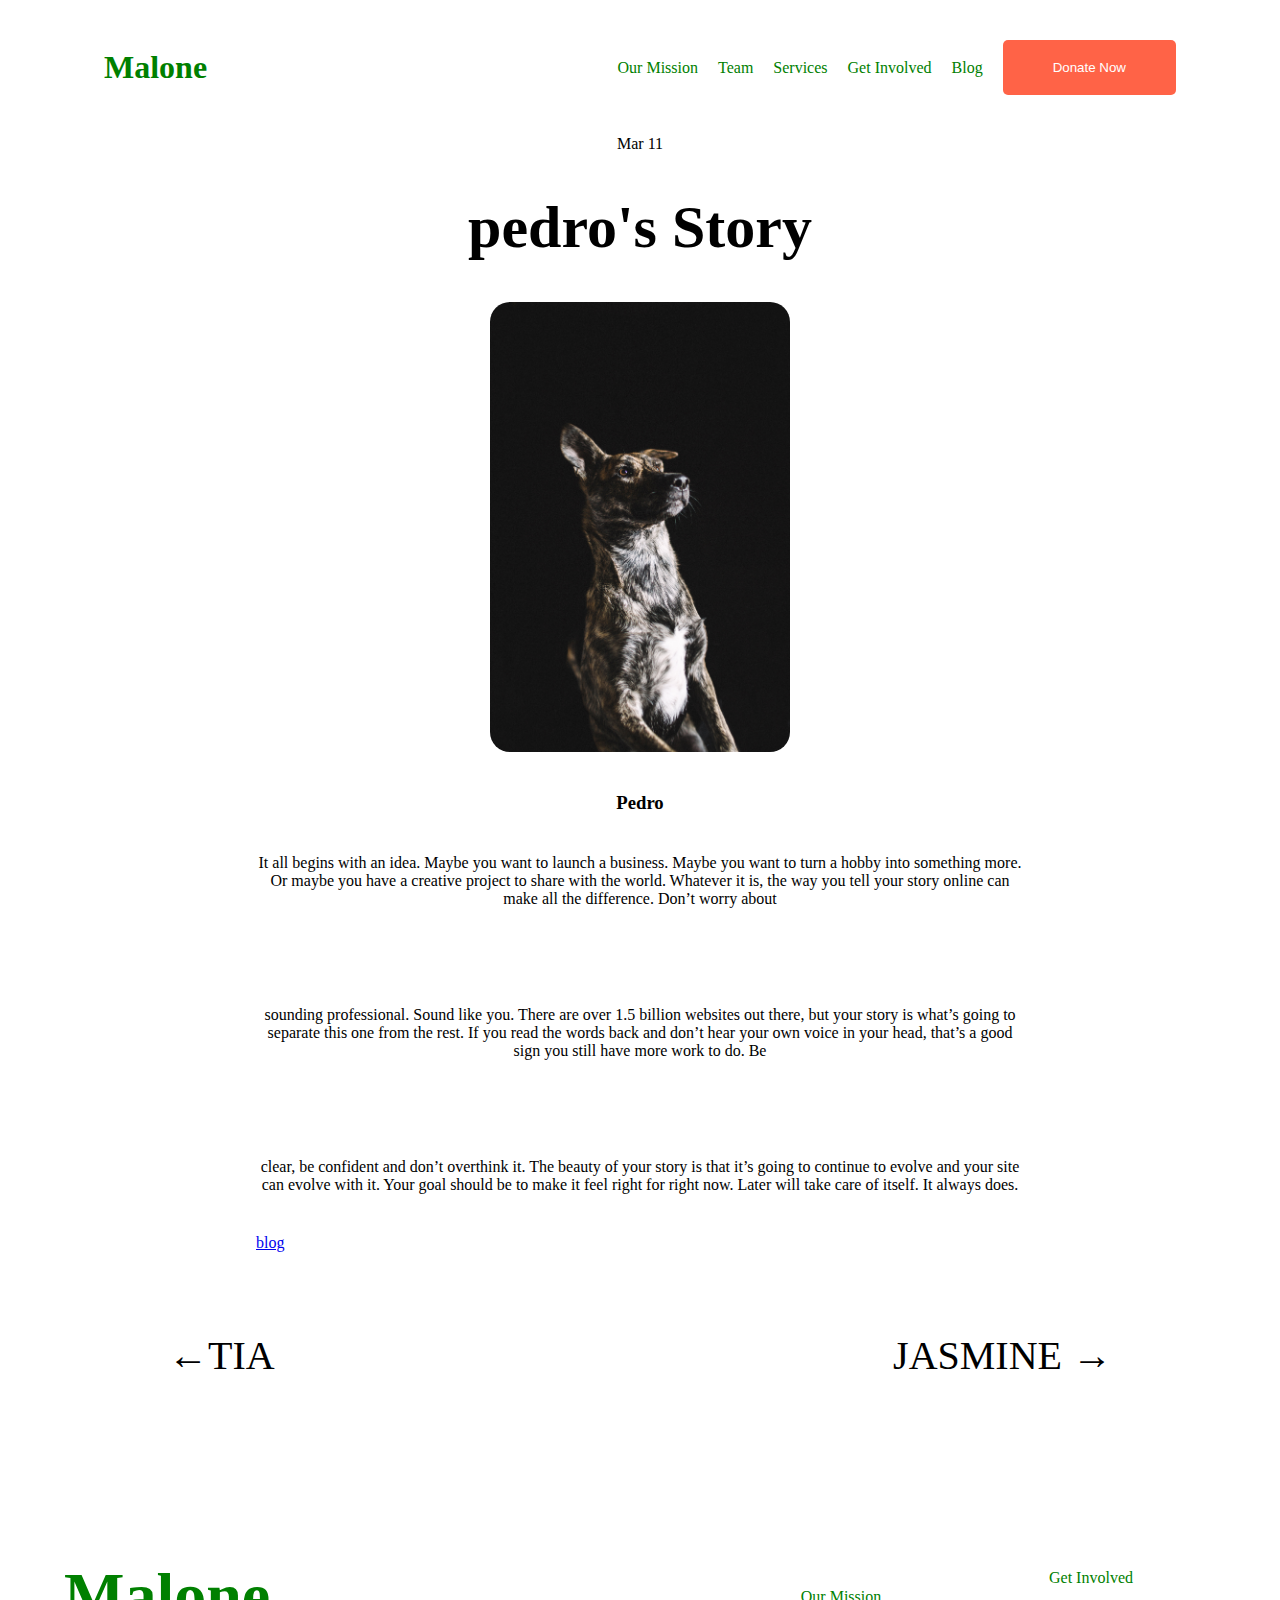
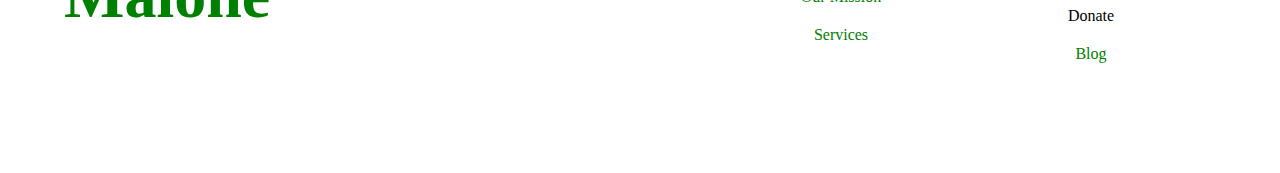
<file: peeperstory/peeperstory.html>
<!DOCTYPE html>
<html lang="en">
<head>
    <meta charset="UTF-8">
    <meta name="viewport" content="width=device-width, initial-scale=1.0">
    <title>Document</title>
    <link rel="stylesheet" href="../style.css">
    <link rel="stylesheet" href="../peeperstory/peeperstory.css">
    <link rel="stylesheet" href="../anker/anker.css">
</head>
<body>
    
  <header>
    <div class="nav1">
      <a href="../index.html"><h1>Malone</h1></a>
    </div>

    <div class="nav2">
      <ul>
        <li><a href="../ourmission/ourmission.html">Our Mission</a></li>
        <li><a href="../team/team.html">Team</a></li>
        <li><a href="../services/services.html">Services</a></li>
        <li><a href="../getinvolved/getinvolved.html">Get Involved</a></li>
        <li><a href="../blog/blog.html">Blog</a></li>
        <button>Donate Now</button>
      </ul>
    </div>
  </header>

       <section>

        <p>Mar 11
        </p>
        <h2>pedro's Story
        </h2>
        <img src="../peeperimg/asset 0.jpeg" alt="">
        <h3>Pedro</h3>
        <p>
            It all begins with an idea. Maybe you want to launch a business. Maybe
            you want to turn a hobby into something more. Or maybe you have a
            creative project to share with the world. Whatever it is, the way you
            tell your story online can make all the difference. Don’t worry about</p>
            <br>
            <p>sounding professional. Sound like you. There are over 1.5 billion
            websites out there, but your story is what’s going to separate this one
            from the rest. If you read the words back and don’t hear your own voice
            in your head, that’s a good sign you still have more work to do. Be </p>
             <br>
            <p>clear, be confident and don’t overthink it. The beauty of your story is
            that it’s going to continue to evolve and your site can evolve with it.
            Your goal should be to make it feel right for right now. Later will take
            care of itself. It always does.
          </p>
       <a style="display: flex;" href="blog.html">blog</a>

       </section>

       <div class="anker">
        <on><a href="../tiastory/tiastory.html">	&larr;tia</a></on>
        <on><a href="../jasminestory/jasminestory.html">jasmine	&rarr;</a></on>
       </div>


       <footer>
        <div class="foot1">
          <h1><a href="../index.html"><h1>Malone</h1></a></h1>
          <ul>
            <li><a target="_blank" href="https://www.facebook.com/"><i class="fa-brands fa-facebook-f"></i></a></li>
            <li><a target="_blank" href="https://twitter.com/"><i class="fa-brands fa-twitter"></i></a></li>
            <li><a target="_blank" href="https://www.instagram.com/"><i class="fa-brands fa-instagram"></i></a></li>
          </ul>
        </div>
        <div class="foot2">
          <ul>
            <li><a href="../ourmission/ourmission.html">Our Mission</a></li>
            <li><a href="../services/services.html">Services</a></li>
          </ul>
          <ul>
            <li><a href="../getinvolved/getinvolved.html">Get Involved</a></li>
            <li>Donate</li>
            <li><a href="../blog/blog.html">Blog</a></li>
          </ul>
        </div>
      </footer>

</body>
</html>
</file>
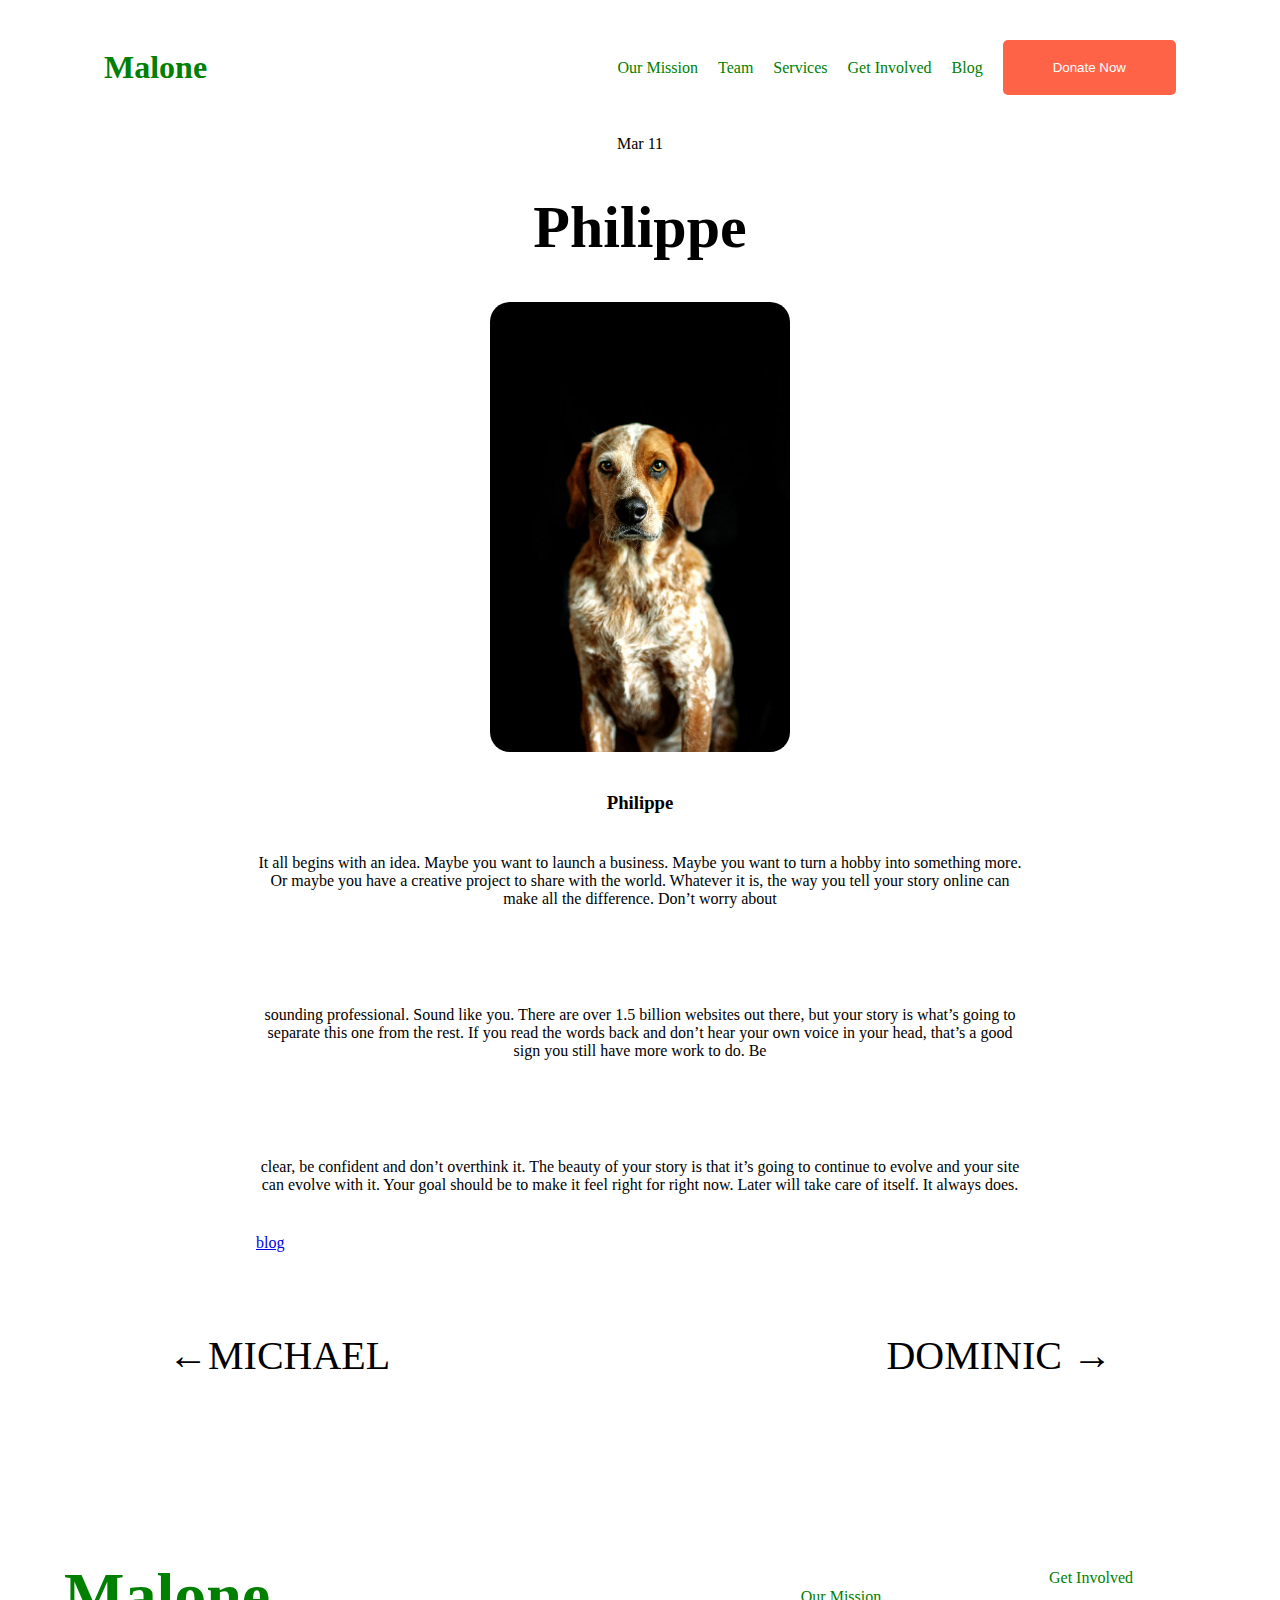
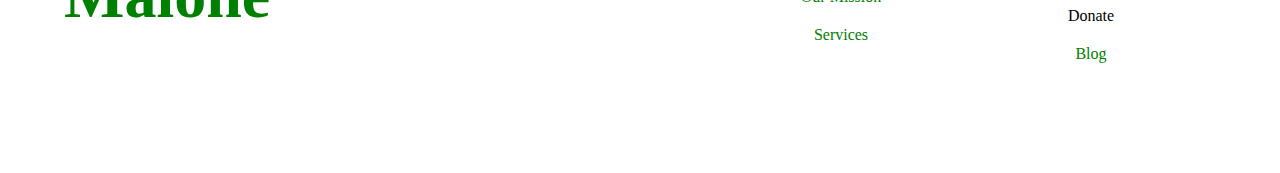
<file: philippestory/philippestory.html>
<!DOCTYPE html>
<html lang="en">
  <head>
    <meta charset="UTF-8" />
    <meta name="viewport" content="width=device-width, initial-scale=1.0" />
    <title>Document</title>
    <link rel="stylesheet" href="../style.css" />
    <link rel="stylesheet" href="../peeperstory/peeperstory.css" />
    <link rel="stylesheet" href="../anker/anker.css">

  </head>
  <body>
    <header>
      <div class="nav1">
        <a href="../index.html"><h1>Malone</h1></a>
      </div>

      <div class="nav2">
        <ul>
          <li><a href="../ourmission/ourmission.html">Our Mission</a></li>
          <li><a href="../team/team.html">Team</a></li>
          <li><a href="../services/services.html">Services</a></li>
          <li><a href="../getinvolved/getinvolved.html">Get Involved</a></li>
          <li><a href="../blog/blog.html">Blog</a></li>
          <button>Donate Now</button>
        </ul>
      </div>
    </header>

    <section>
      <p>Mar 11</p>
      <h2>Philippe</h2>
      <img src="../imgg/asset 4.jpeg" alt="" />
      <h3>Philippe</h3>
      <p>
        It all begins with an idea. Maybe you want to launch a business. Maybe
        you want to turn a hobby into something more. Or maybe you have a
        creative project to share with the world. Whatever it is, the way you
        tell your story online can make all the difference. Don’t worry about</p>
        <br>
        <p>sounding professional. Sound like you. There are over 1.5 billion
        websites out there, but your story is what’s going to separate this one
        from the rest. If you read the words back and don’t hear your own voice
        in your head, that’s a good sign you still have more work to do. Be </p>
         <br>
        <p>clear, be confident and don’t overthink it. The beauty of your story is
        that it’s going to continue to evolve and your site can evolve with it.
        Your goal should be to make it feel right for right now. Later will take
        care of itself. It always does.
      </p>
      <a style="display: flex;" href="../blog/blog.html">blog</a>

    </section>

    <div class="anker">
        <on><a href="../michaelstory/michaelstory.html">	&larr;Michael</a></on>
        <on><a href="../dominicstory/dominicstory.html">Dominic	&rarr;</a></on>
       </div>

       <footer>
        <div class="foot1">
          <h1><a href="../index.html"><h1>Malone</h1></a></h1>
          <ul>
            <li><a target="_blank" href="https://www.facebook.com/"><i class="fa-brands fa-facebook-f"></i></a></li>
            <li><a target="_blank" href="https://twitter.com/"><i class="fa-brands fa-twitter"></i></a></li>
            <li><a target="_blank" href="https://www.instagram.com/"><i class="fa-brands fa-instagram"></i></a></li>
          </ul>
        </div>
        <div class="foot2">
          <ul>
            <li><a href="../ourmission/ourmission.html">Our Mission</a></li>
            <li><a href="../services/services.html">Services</a></li>
          </ul>
          <ul>
            <li><a href="../getinvolved/getinvolved.html">Get Involved</a></li>
            <li>Donate</li>
            <li><a href="../blog/blog.html">Blog</a></li>
          </ul>
        </div>
      </footer>
  </body>
</html>
</file>
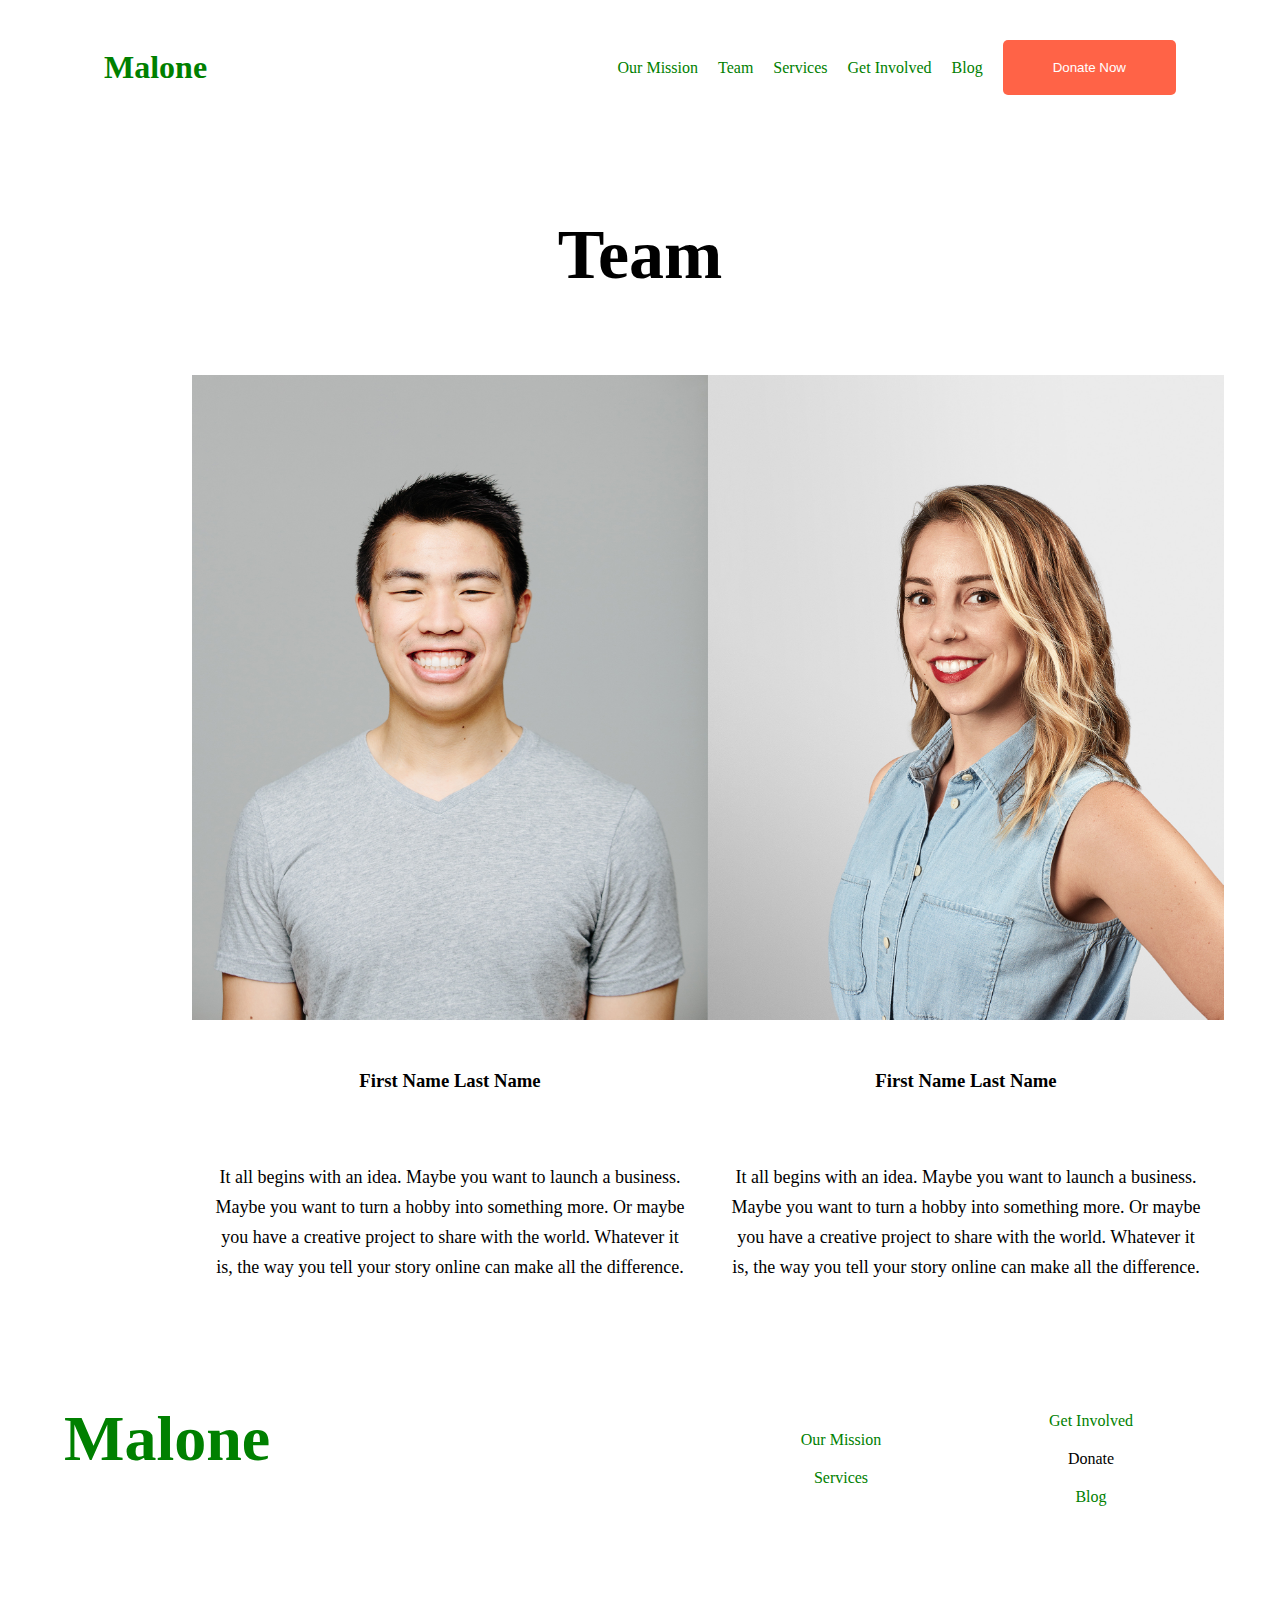
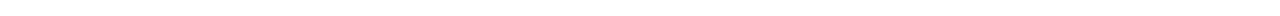
<file: team/team.html>
<!DOCTYPE html>
<html lang="en">
  <head>
    <meta charset="UTF-8" />
    <meta name="viewport" content="width=device-width, initial-scale=1.0" />
    <title>Team</title>
    <link rel="stylesheet" href="../style.css">
    <link rel="stylesheet" href="../team/team.css">
  </head>
  <body>
    <header>
      <div class="nav1">
        <a href="../index.html"><h1>Malone</h1></a>
      </div>

      <div class="nav2">
        <ul>
          <li><a href="../ourmission/ourmission.html">Our Mission</a></li>
          <li><a href="../team/team.html">Team</a></li>
          <li><a href="../services/services.html">Services</a></li>
          <li><a href="../getinvolved/getinvolved.html">Get Involved</a></li>
          <li><a href="../blog/blog.html">Blog</a></li>
          <button>Donate Now</button>
        </ul>
      </div>
    </header>

    <section>
      <div class="teammain">
        <h2>Team</h2>
        <div class="team">
          <div class="team1">
            <img src="../teamimg/assets/asset 0.jpeg" alt="" />
            <h3>First Name Last Name</h3>
            <p>
              It all begins with an idea. Maybe you want to launch a business.
              Maybe you want to turn a hobby into something more. Or maybe you
              have a creative project to share with the world. Whatever it is,
              the way you tell your story online can make all the difference.
            </p>
          </div>
          <div class="team1">
            <img src="../teamimg/assets/asset 1.jpeg" alt="" />
            <h3>First Name Last Name</h3>
            <p>
              It all begins with an idea. Maybe you want to launch a business.
              Maybe you want to turn a hobby into something more. Or maybe you
              have a creative project to share with the world. Whatever it is,
              the way you tell your story online can make all the difference.
            </p>
          </div>
        </div>
      </div>
    </section>

    <footer>
      <div class="foot1">
        <h1><a href="../index.html"><h1>Malone</h1></a></h1>
        <ul>
          <li><a target="_blank" href="https://www.facebook.com/"><i class="fa-brands fa-facebook-f"></i></a></li>
          <li><a target="_blank" href="https://twitter.com/"><i class="fa-brands fa-twitter"></i></a></li>
          <li><a target="_blank" href="https://www.instagram.com/"><i class="fa-brands fa-instagram"></i></a></li>
        </ul>
      </div>
      <div class="foot2">
        <ul>
          <li><a href="../ourmission/ourmission.html">Our Mission</a></li>
          <li><a href="../services/services.html">Services</a></li>
        </ul>
        <ul>
          <li><a href="../getinvolved/getinvolved.html">Get Involved</a></li>
          <li>Donate</li>
          <li><a href="../blog/blog.html">Blog</a></li>
        </ul>
      </div>
    </footer>
  </body>
</html>
</file>
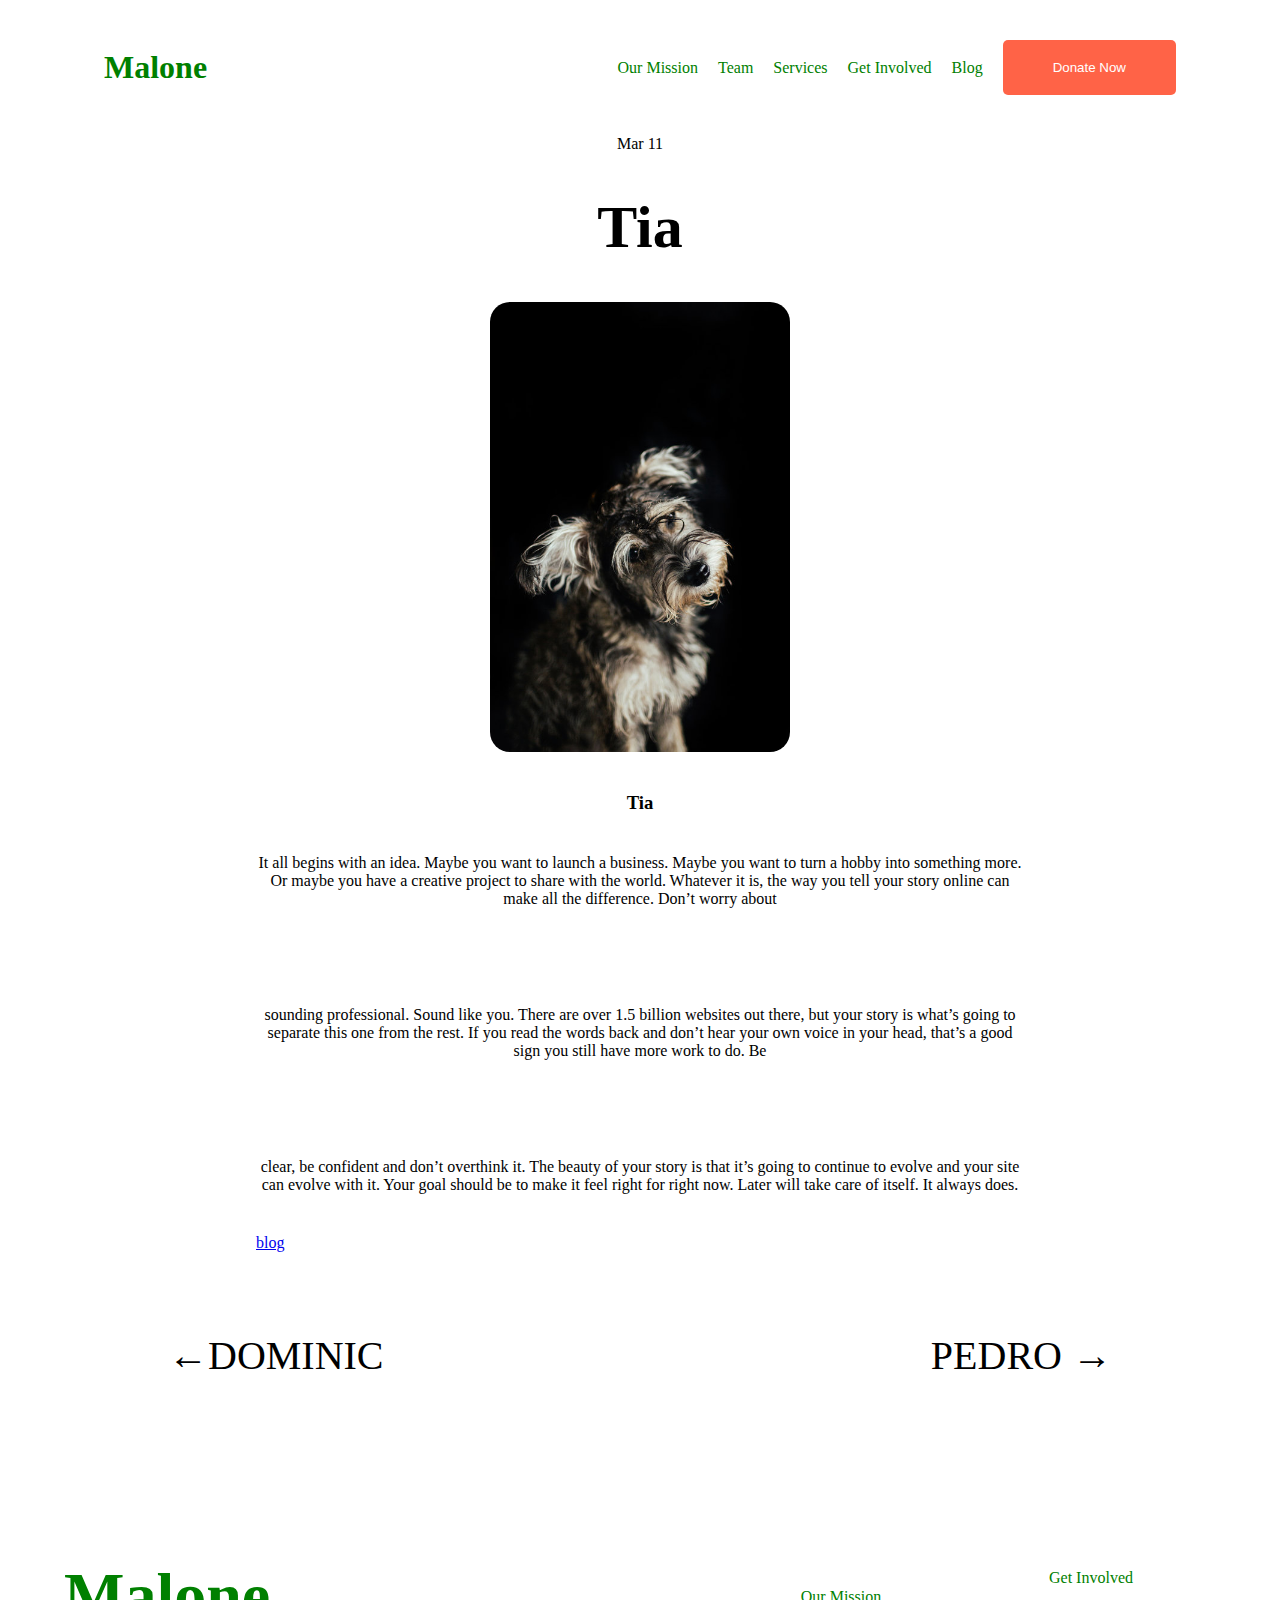
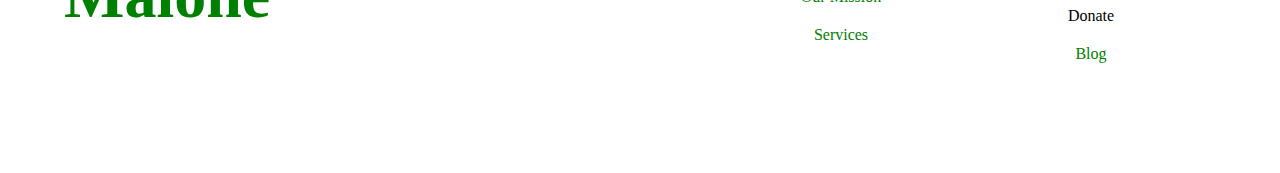
<file: tiastory/tiastory.html>
<!DOCTYPE html>
<html lang="en">
  <head>
    <meta charset="UTF-8" />
    <meta name="viewport" content="width=device-width, initial-scale=1.0" />
    <title>Document</title>
    <link rel="stylesheet" href="../style.css" />
    <link rel="stylesheet" href="../peeperstory/peeperstory.css" />
    <link rel="stylesheet" href="../anker/anker.css">

  </head>
  <body>
    <header>
      <div class="nav1">
        <a href="../index.html"><h1>Malone</h1></a>
      </div>

      <div class="nav2">
        <ul>
          <li><a href="../ourmission/ourmission.html">Our Mission</a></li>
          <li><a href="../team/team.html">Team</a></li>
          <li><a href="../services/services.html">Services</a></li>
          <li><a href="../getinvolved/getinvolved.html">Get Involved</a></li>
          <li><a href="../blog/blog.html">Blog</a></li>
          <button>Donate Now</button>
        </ul>
      </div>
    </header>

    <section>
      <p>Mar 11</p>
      <h2>Tia</h2>
      <img src="../imgg/asset 6.jpeg" alt="" />
      <h3>Tia</h3>
      <p>
        It all begins with an idea. Maybe you want to launch a business. Maybe
        you want to turn a hobby into something more. Or maybe you have a
        creative project to share with the world. Whatever it is, the way you
        tell your story online can make all the difference. Don’t worry about</p>
        <br>
        <p>sounding professional. Sound like you. There are over 1.5 billion
        websites out there, but your story is what’s going to separate this one
        from the rest. If you read the words back and don’t hear your own voice
        in your head, that’s a good sign you still have more work to do. Be </p>
         <br>
        <p>clear, be confident and don’t overthink it. The beauty of your story is
        that it’s going to continue to evolve and your site can evolve with it.
        Your goal should be to make it feel right for right now. Later will take
        care of itself. It always does.
      </p>
      <a style="display: flex;" href="../blog/blog.html">blog</a>

    </section>

    <div class="anker">
        <on><a href="../dominicstory/dominicstory.html">	&larr;Dominic</a></on>
        <on><a href="../peeperstory/peeperstory.html">Pedro	&rarr;</a></on>
       </div>

       <footer>
        <div class="foot1">
          <h1><a href="../index.html"><h1>Malone</h1></a></h1>
          <ul>
            <li><a target="_blank" href="https://www.facebook.com/"><i class="fa-brands fa-facebook-f"></i></a></li>
            <li><a target="_blank" href="https://twitter.com/"><i class="fa-brands fa-twitter"></i></a></li>
            <li><a target="_blank" href="https://www.instagram.com/"><i class="fa-brands fa-instagram"></i></a></li>
          </ul>
        </div>
        <div class="foot2">
          <ul>
            <li><a href="../ourmission/ourmission.html">Our Mission</a></li>
            <li><a href="../services/services.html">Services</a></li>
          </ul>
          <ul>
            <li><a href="../getinvolved/getinvolved.html">Get Involved</a></li>
            <li>Donate</li>
            <li><a href="../blog/blog.html">Blog</a></li>
          </ul>
        </div>
      </footer>
  </body>
</html>
</file>
<file: style.css>
*{
    margin: 0;
    padding: 0;
    box-sizing: border-box;
}
@media (max-width:650px) {
    body{
        /* border: 2px solid blue; */
    }
}

.main{
    height: 100vh;
    /*         /* border: 2px solid blue; */ 
    background: url(./imgg/asset\ 0.jpeg);
    background-size: cover;
    color: whitesmoke;
    
}
@media (max-width:650px) {
    .main{
        height: 100vh;
        color: rgb(184, 17, 17);
    background-position: -400px -130px;
    background-repeat: no-repeat;

    }
    
}

header{
    & a{
        text-decoration: none;
        color: green;
    }
}

@media (max-width:650px) {
    
    header{
        & a{
            text-decoration: none;
            color: rgb(255, 13, 13);
        }
    }

    
}

footer{
    & a{
        text-decoration: none;
        color: green;
    }
}

@media (max-width:650px) {
    footer{
        & a{
            text-decoration: none;
            color: rgb(128, 0, 0);
        }
    }
    
}
.new{
    width: 90%;
    margin: auto;
    height:50vh;
    display: flex;
    flex-direction: column;
    align-items: start;
    gap: 40px;
    /*         /* border: 2px solid blue; */ 
    text-align: center;
    justify-content: center;
    margin-top: 14%;

    & h2{
        display: inline-block;
        display: flex;
        width: 630px;
        text-align: start;
        align-items: top;
        /* justify-content: center; */
        height: 200px;
        /* border: 2px solid red; */
    }
}
@media (max-width:650px) {
    .new{
        width: 80%;
        margin: auto;
        height:50vh;
        display: flex;
        flex-direction: column;
        align-items: start;
        gap: 40px;
                /* border: 2px solid blue; */
        text-align: center;
        justify-content: center;
        margin-top: 14%;
    
        & h2{
            display: inline-block;
            display: flex;
            width: 330px;
            text-align: start;
            align-items: top;
            /* justify-content: center; */
            height: 200px;
            /* border: 2px solid red; */
        }
    }
    
}
header{
    display: flex;
    justify-content: space-between;
    width: 90%;
    margin: auto;
    padding: 40px;
    text-align: center;
    align-items: center;
    
}
@media (max-width:650px) {
    header{
        
        display: flex;
        justify-content: space-between;
        width: 90%;
        margin: auto;
        padding: 40px;
        text-align: center;
        align-items: center;
        
    }
}
ul{
    list-style: none;
    display: flex;
    gap: 20px;
    align-items: center;
    text-align: center;
    justify-content: center;
}
@media (max-width:650px)  {
    ul{
        visibility: hidden;
        list-style: none;
        display: flex;
        gap: 20px;
        align-items: center;
        text-align: center;
        justify-content: center;
    }
    
}
h2{
    font-size: 60px;
}
@media (max-width:650px) {
    h2{
        font-size: 50px;
    }
    
}
button{
    border: none;
    background-color: tomato;
    color: white;
    padding: 20px 50px;
    border-radius: 5px;
}
@media (max-width:650px) {
    button{
        border: none;
        background-color: tomato;
        color: white;
        padding: 10px 25px;
        border-radius: 5px;
        
    }
    
}
.adopting{
    width: 50%;
    margin: auto;
    display: flex;
    
    flex-direction: column;
    align-items: center;
    text-align: center;
    /*         /* border: 2px solid blue; */ 
    padding: 20px;
    gap: 50px;
    margin-top: 130px;
    margin-bottom: 130px;
    

    & h3{
        font-size: 44px;
        display: inline-block;
        width: 500px;
    }
    & p{
        width: 500px;
        text-align: center;
    }

}
@media (max-width:650px) {
    .adopting{
        width: 50%;
        margin: auto;
        display: flex;
        
        flex-direction: column;
        align-items: center;
        text-align: center;
                /* border: 2px solid blue; */
        padding: 20px;
        gap: 50px;
        margin-top: 130px;
        margin-bottom: 130px;
        
    
        & h3{
            font-size: 44px;
            display: inline-block;
            width: auto;
        }
        & p{
            width: auto;
            text-align: center;
        }
    
    }
    
}
.meetmain{
    background-color: #c79288;
    padding: 100px 0px;
}
@media (max-width:650px) {
    .meetmain{
        background-color: #419fc8;
        padding: 100px 0px;
    }
    
}
.meet{
    background-color: #c79288;
    width: 90%;
    margin: auto;
    display: flex;
    flex-direction: column;
    /* justify-content: center; */
    /* align-items: center; */
    /* text-align: center; */
    align-items: center;
    
    gap: 80px;
    
    & h2{
        text-align: center;

    }
    
    
    
}
@media (max-width:650px) {
    .meet{
        background-color: #419fc8;

        width: 90%;
        margin: auto;
        display: flex;
        flex-direction: column;
        /* justify-content: center; */
        /* align-items: center; */
        /* text-align: center; */
        align-items: center;
        
        gap: 80px;
        
        & h2{
            text-align: center;
    
        }
        
        
        
    }
}
.pup{
   
    
    /*         /* border: 2px solid blue; */ 
    display: grid;
    grid-template-columns: 1fr 1fr 1fr;
    gap: 100px;
    /* grid-template-rows: 1fr 1fr; */
    
}
@media (max-width:650px) {
    .pup{
        /*         /* border: 2px solid blue; */ 
        display: flex;
        /* grid-template-columns: 1fr 1fr 1fr; */
        flex-wrap: wrap;
        gap: 70px;
        /* grid-template-rows: 1fr 1fr; */
        
    }
    
}
.pups{
    /*         /* border: 2px solid blue; */ 
    display: grid;
    /* border-radius: 10px; */
    gap: 20px;
    text-align: center;
    color: white;

    & h1{
        font-size: 45px;
    }

    & p{
        font-size: 19px;
        line-height: 28px;
    }

}
@media (max-width:650px) {
    .pups{
                /* border: 2px solid blue; */
        display: flex;
        /* border-radius: 10px; */
        flex-wrap: wrap;
        gap: 0px;
        text-align: center;
        color: white;
        justify-content: center;
    
        & h1{
            font-size: 35px;
                    /* border: 2px solid blue; */
            width: 70%;
        }
    
        & p{
            font-size: 15px;
            line-height: 28px;
                    /* border: 2px solid blue; */
            width: 50%;
        }
    
    }
    
}
.image{
    width: 384px;
    aspect-ratio: 1;
    
    /* border: 2px solid red; */
    

    & img{
        width: inherit;
        height: inherit;
        border-radius: 50%;
    }
}
@media (max-width:650px) {
    .image{
        width: 184px;
        /* width: auto; */

        aspect-ratio: 1;
        
        
        
        /* border: 2px solid rgb(0, 42, 255); */
        
    
        & img{
            width: inherit;
            height: inherit;
            border-radius: 50%;
        }
    }
}
footer{
    width: 90%;
    margin: auto;
    padding: 100px 0px;
    display: flex;
    justify-content: space-between;

    & .foot1{
        display: flex;
        flex-direction: column;
        gap: 40px;
    }

    & .foot2{
        
        /*         border: 2px solid blue; */
        width: 500px;
        display: grid;
        /* justify-content: space-between; */
        grid-template-columns: 1fr 1fr;

        & ul{
            display: flex;
            flex-direction: column;
        }
        & a{
            visibility: visible;
        }

    }

}
</file>
<file: blog/blog.css>
.meeet{
    /* background-color: #c79288; */
    width: 90%;
    margin: auto;
    display: flex;
    flex-direction: column;
    /* justify-content: center; */
    /* align-items: center; */
    /* text-align: center; */
    align-items: center;
    padding: 40px;
    gap: 80px;
    
    & h2{
        text-align: center;

    }
    & h1{
        color: black;
    }
    
    
    
}
</file>
<file: anker/anker.css>
.anker{
    
    width: 80%;
    margin: auto;
    display: flex;
    justify-content: space-between;
    padding: 80px 40px;
    
    & a{
        text-decoration: none;
        color: black;
        font-size: 40px;
        text-transform: uppercase;
    }
    
}
</file>
<file: peeperstory/peeperstory.css>
section{
    width: 60%;
    margin: auto;
    display: grid;
    justify-content: center;
    align-items: center;
    text-align: center;
    gap: 40px;
}
img{
    width: 300px;
    margin: auto;
    border-radius: 20px;
}
</file>
<file: getinvolved/getinvolved.css>
.getmain{
    width: 90%;
    margin: auto;
    display: grid;
    grid-template-columns: 1fr 1fr;
}
@media (max-width:650px) {

    .getmain{
        /* background-color: aqua; */
        width: 90%;
        margin: auto;
        display: flex;
        flex-wrap: wrap;
        gap: 30px;
        grid-template-columns: 1fr 1fr;
    }
    
}
.left{
    /* display: grid; */
    /* justify-content: center; */
    /* align-items: center; */
    display: flex;
    flex-direction: column;
    

    & h1{
        font-size: 40px;
        text-align: start;
        margin-bottom: 40px;
    }
    & h3{
        margin-top: 40px;

        font-size: 25px;
        text-align: start;
    }
    & p{
        width: 400px;
        font-size: 18px;
        line-height: 30px;
        text-align: start;
        color: #000000b3;
    }
    
}
.right{
  display: flex;
  flex-direction: column;
  /* background-color: black; */



}
form{
    display: grid;
    gap: 10px;
}
input{
    width: 100%;
    height: 40px;
    padding: 20px;
    font-size: 17px;
    
    /* background-color: red; */
}


label{
    font-size: 25px;
}
</file>
<file: ourmission/ourmission.css>
section{
    /* border: 2px solid black; */
    width: auto;
    
    display: grid;
    grid-template-columns: 1fr 2fr;
    

}
h1{
    font-size: 40px;
    width: 100%;
    height: 100%;
    display: flex;
    justify-content: start;
    align-items: start;
}
</file>
<file: team/team.css>
section{
    width: 70%;
    margin: auto;
}
h2{
    text-align: center;
    font-size: 70px;
    padding: 80px;
}

.team{
    margin: auto;
    display: grid;
    grid-template-columns: 1fr 1fr;
    /* border: 2px solid black; */
    
}
.team1{
    /* border: 2px solid black; */
    width: 516px;
    margin: auto;
    display: grid;
    gap: 50px;
    text-align: center;
    

}
img{
    width: 516px;
}
p{
    line-height: 30px;
    font-size: 18px;
    padding: 20px;
}
</file>
